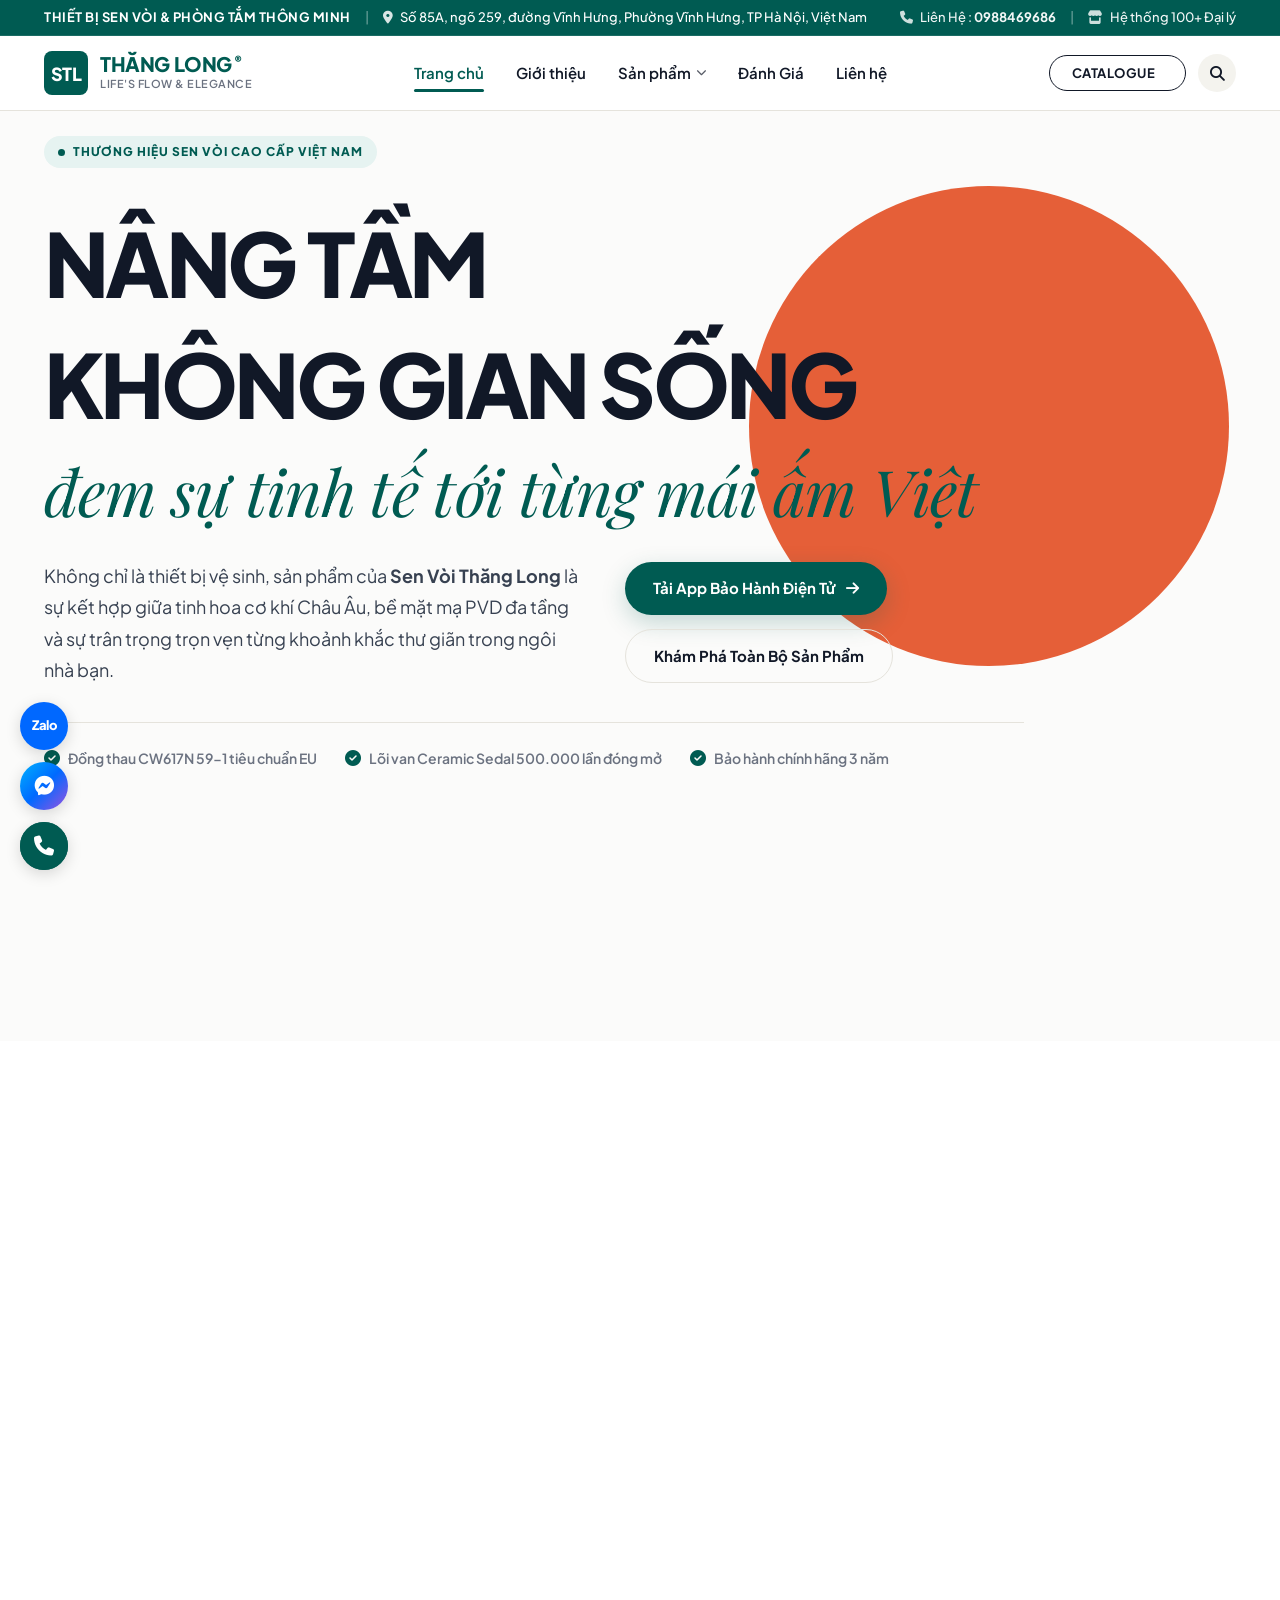
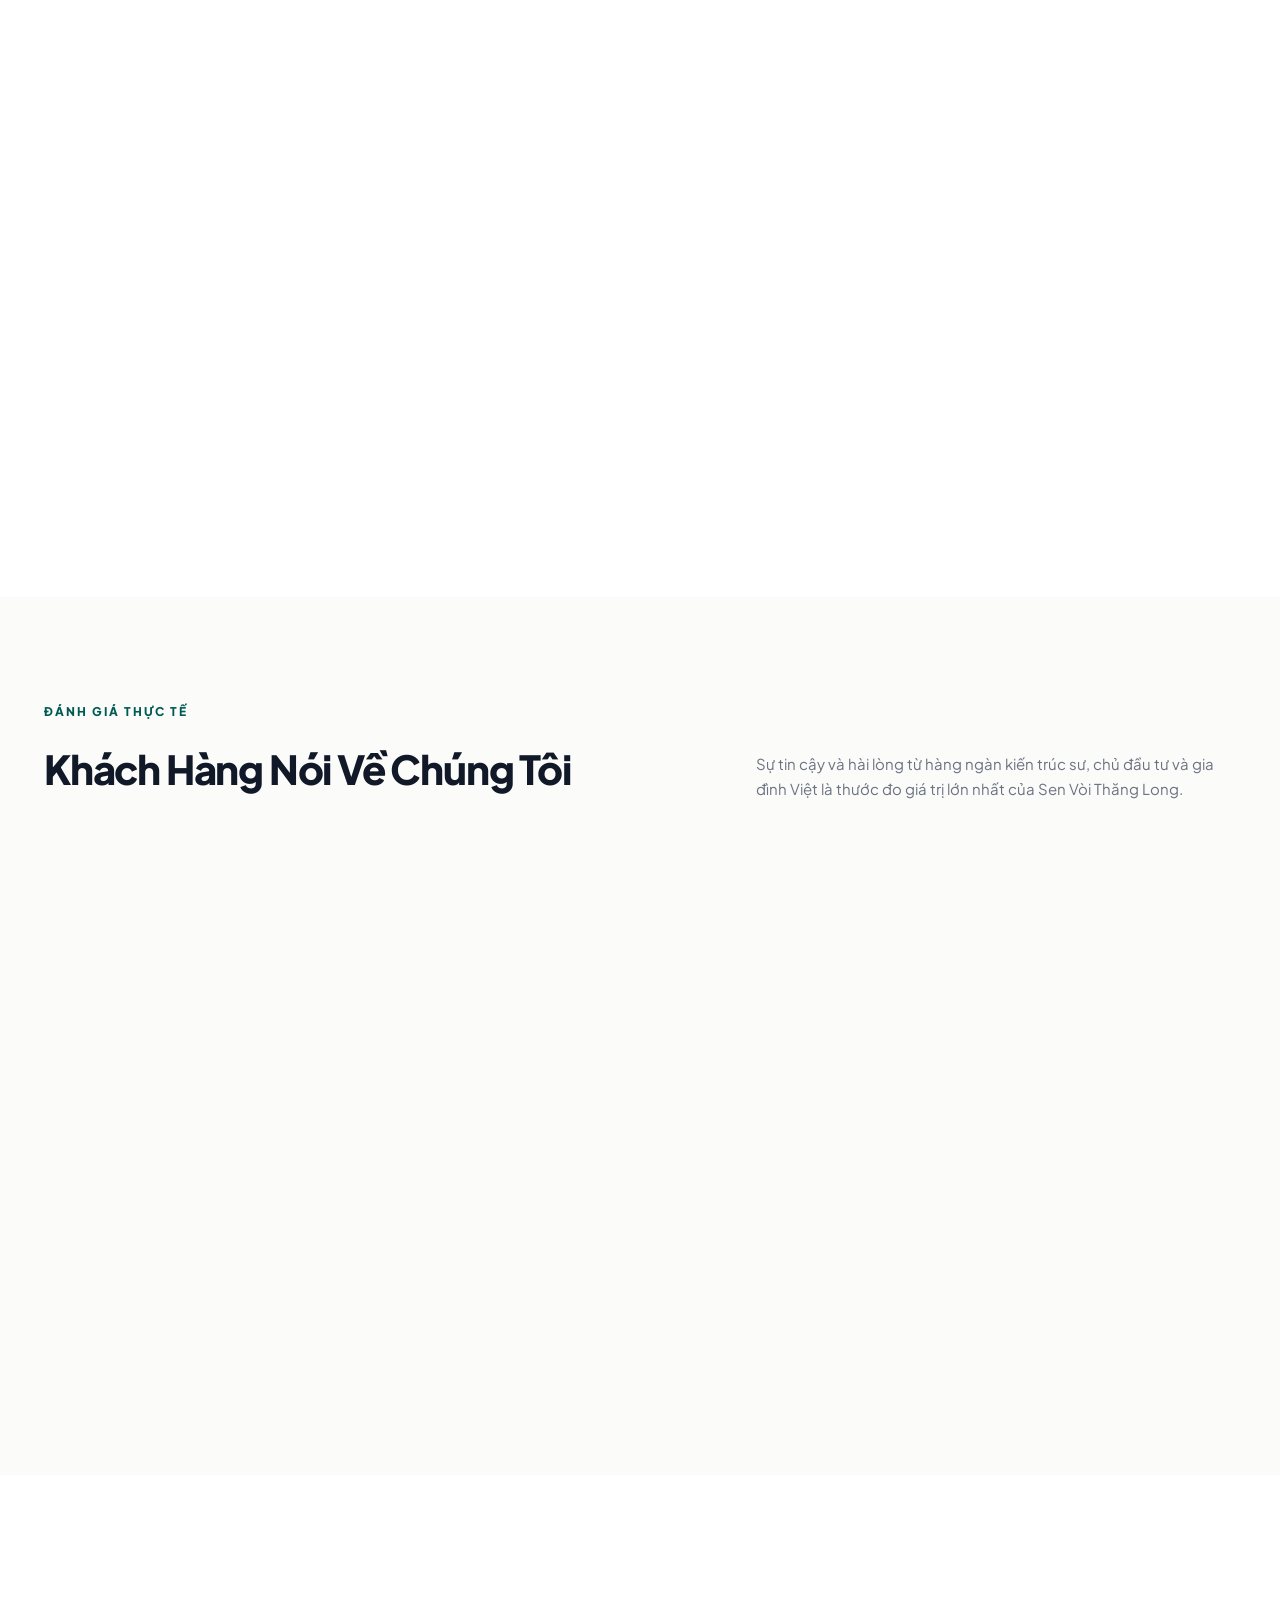
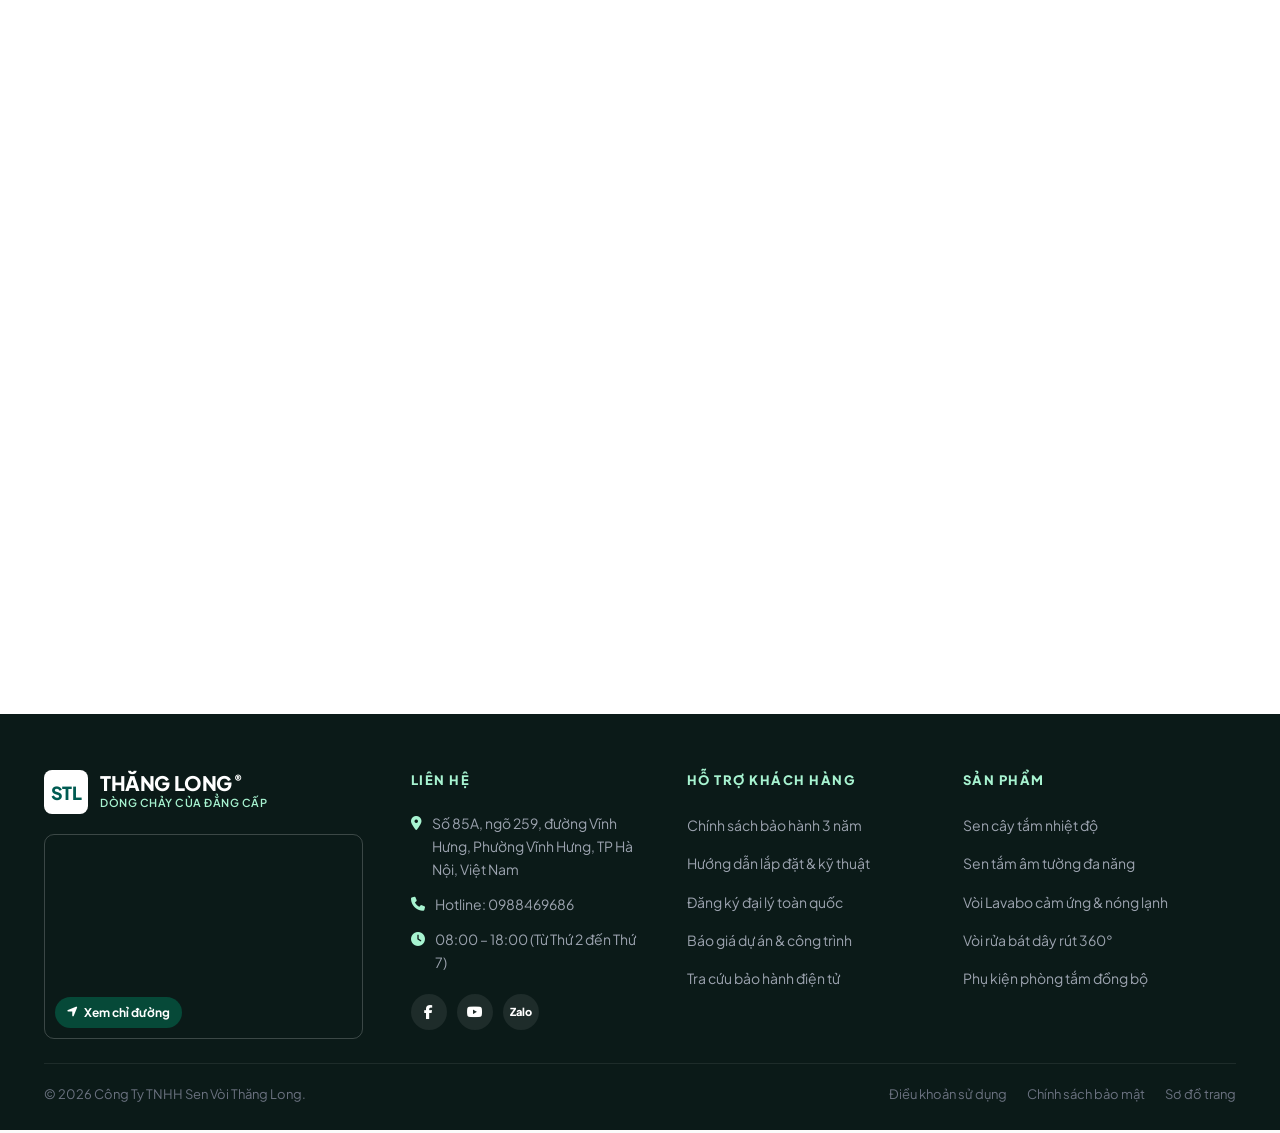
<file: index.html>
<!DOCTYPE html>
<html lang="vi">
<head>
  <meta charset="UTF-8" />
  <meta name="viewport" content="width=device-width, initial-scale=1.0" />
  <meta name="description" content="Sen Vòi Thăng Long – Thiết bị sen vòi và phòng tắm cao cấp. Nghệ thuật dòng chảy chuẩn mực Châu Âu, bảo hành 3 năm." />
  <meta name="keywords" content="sen vòi thăng long, sen cây nhiệt độ, sen tắm âm tường, vòi lavabo cao cấp, thiết bị vệ sinh thăng long" />
  <meta name="author" content="Sen Vòi Thăng Long" />

  <meta property="og:title" content="Sen Vòi Thăng Long – Tinh Tế Phòng Tắm Việt" />
  <meta property="og:description" content="Thương hiệu sen vòi cao cấp chuẩn Châu Âu với 10 năm kinh nghiệm, hiện diện tại hơn 50.000 công trình." />
  <meta property="og:type" content="website" />

  <title>Sen Vòi Thăng Long</title>

  <link rel="preconnect" href="https://fonts.googleapis.com" />
  <link rel="preconnect" href="https://fonts.gstatic.com" crossorigin />
  <link href="https://fonts.googleapis.com/css2?family=Playfair+Display:ital,wght@0,600;0,700;1,400;1,600&family=Plus+Jakarta+Sans:wght@300;400;500;600;700;800;900&display=swap" rel="stylesheet" />

  <link rel="stylesheet" href="https://cdnjs.cloudflare.com/ajax/libs/font-awesome/6.5.1/css/all.min.css" />
  <link rel="stylesheet" href="style.css?v=7" />
</head>
<body>

  <div class="topbar">
    <div class="container topbar__inner">
      <div class="topbar__left">
        <span class="topbar__highlight">THIẾT BỊ SEN VÒI & PHÒNG TẮM THÔNG MINH</span>
        <span class="topbar__divider">|</span>
        <span class="topbar__item"><i class="fa-solid fa-location-dot"></i> Số 85A, ngõ 259, đường Vĩnh Hưng, Phường Vĩnh Hưng, TP Hà Nội, Việt Nam</span>
      </div>
      <div class="topbar__right">
        <a href="tel:0988469686" class="topbar__link"><i class="fa-solid fa-phone"></i> Liên Hệ : <strong>0988469686</strong></a>
        <span class="topbar__divider">|</span>
        <a href="#showroom" class="topbar__link"><i class="fa-solid fa-store"></i> Hệ thống 100+ Đại lý</a>
      </div>
    </div>
  </div>

  <header class="header" id="daudotrang">
    <div class="container header__inner">
      <a href="#khungchinh" class="brand-logo" aria-label="Sen Vòi Thăng Long">
        <div class="brand-logo__symbol">
          <span>STL</span>
        </div>
        <div class="brand-logo__text">
          <span class="brand-logo__name">THĂNG LONG<span class="registered">®</span></span>
          <span class="brand-logo__tagline">Life's flow & elegance</span>
        </div>
      </a>

      <nav class="main-nav" aria-label="Menu chính">
        <ul class="main-nav__list">
          <li><a href="#khungchinh" class="nav-item is-active">Trang chủ</a></li>
          <li><a href="#gioithieu" class="nav-item">Giới thiệu</a></li>
          <li><a href="sanpham.html" class="nav-item">Sản phẩm <i class="fa-solid fa-chevron-down nav-item__arrow"></i></a></li>
          <li><a href="#danhgia" class="nav-item">Đánh Giá</a></li>
          <li><a href="#lienhe" class="nav-item">Liên hệ</a></li>
        </ul>
      </nav>

      <div class="header-actions">
        <button class="pill-btn pill-btn--dark" id="nuttai">
          <span>CATALOGUE</span>
          <i class="fa-solid fa-arrow-down-to-line"></i>
        </button>
        <button class="icon-circle-btn" id="nuttimkiem" aria-label="Tìm kiếm">
          <i class="fa-solid fa-magnifying-glass"></i>
        </button>
        <button class="hamburger-btn" id="nutmenu" aria-label="Menu di động">
          <span></span><span></span><span></span>
        </button>
      </div>
    </div>

    <div class="mobile-drawer" id="ngankeo">
      <ul class="mobile-drawer__list">
        <li><a href="#khungchinh" class="mobile-drawer__link">Trang chủ</a></li>
        <li><a href="#gioithieu" class="mobile-drawer__link">Giới thiệu</a></li>
        <li><a href="sanpham.html" class="mobile-drawer__link">Sản phẩm </a></li>
        <li><a href="#danhgia" class="mobile-drawer__link">Đánh Giá</a></li>
        <li><a href="#lienhe" class="mobile-drawer__link">Liên hệ tư vấn</a></li>
        <li class="mobile-drawer__action">
          <button class="pill-btn pill-btn--teal pill-btn--full" id="nuttaididong">
            <span>TẢI CATALOGUE 2026 (PDF)</span>
          </button>
        </li>
      </ul>
    </div>
  </header>

  <div class="floating-contact" aria-label="Liên hệ nhanh">
    <a href="https://zalo.me" target="_blank" class="float-btn float-btn--zalo" title="Chat qua Zalo">
      <span class="zalo-text">Zalo</span>
    </a>
    <a href="https://m.me" target="_blank" class="float-btn float-btn--messenger" title="Nhắn tin Messenger">
      <i class="fa-brands fa-facebook-messenger"></i>
    </a>
    <a href="tel:0988469686" class="float-btn float-btn--phone" title="Gọi Hotline 0988469686">
      <i class="fa-solid fa-phone"></i>
      <span class="phone-pulse"></span>
    </a>
  </div>

  <main>
    <section class="hero-section" id="khungchinh">
      <div class="container hero-section__inner">
        <div class="hero-art-circle" aria-hidden="true"></div>

        <div class="hero-layout hero-layout--full">
          <div class="hero-typography">
            <div class="hero-label-chip">
              <span class="chip-dot"></span>
              THƯƠNG HIỆU SEN VÒI CAO CẤP VIỆT NAM 
            </div>

            <h1 class="hero-title">
              <span class="hero-title__block">NÂNG TẦM</span>
              <span class="hero-title__block">KHÔNG GIAN SỐNG</span>
              <span class="hero-title__script">đem sự tinh tế tới từng mái ấm Việt</span>
            </h1>

            <div class="hero-bottom-row">
              <p class="hero-description">
                Không chỉ là thiết bị vệ sinh, sản phẩm của <strong>Sen Vòi Thăng Long</strong> là sự kết hợp giữa tinh hoa cơ khí Châu Âu, bề mặt mạ PVD đa tầng và sự trân trọng trọn vẹn từng khoảnh khắc thư giãn trong ngôi nhà bạn.
              </p>

              <div class="hero-cta-group">
                <a href="#lienhe" class="btn-editorial btn-editorial--teal">
                  <span>Tải App Bảo Hành Điện Tử</span>
                  <i class="fa-solid fa-arrow-right"></i>
                </a>
                <a href="sanpham.html" class="btn-editorial btn-editorial--outline">
                  <span>Khám Phá Toàn Bộ Sản Phẩm</span>
                </a>
              </div>
            </div>

            <div class="hero-features-strip">
              <div class="strip-item">
                <i class="fa-solid fa-circle-check"></i>
                <span>Đồng thau CW617N 59-1 tiêu chuẩn EU</span>
              </div>
              <div class="strip-item">
                <i class="fa-solid fa-circle-check"></i>
                <span>Lõi van Ceramic Sedal 500.000 lần đóng mở</span>
              </div>
              <div class="strip-item">
                <i class="fa-solid fa-circle-check"></i>
                <span>Bảo hành chính hãng 3 năm</span>
              </div>
            </div>
          </div>
        </div>
      </div>

      <div class="stats-overlap reveal">
        <div class="container">
          <div class="stats-card-deck">
            <div class="stats-box">
              <div class="stats-box__icon">
                <i class="fa-solid fa-user-group"></i>
              </div>
              <div class="stats-box__content">
                <div class="stats-box__num"><span class="counter" data-target="1000000">0</span>+</div>
                <div class="stats-box__label">Khách hàng tin dùng</div>
              </div>
            </div>

            <div class="stats-box">
              <div class="stats-box__icon">
                <i class="fa-solid fa-award"></i>
              </div>
              <div class="stats-box__content">
                <div class="stats-box__num"><span class="counter" data-target="100">0</span>+</div>
                <div class="stats-box__label">Mẫu sản phẩm chính hãng</div>
              </div>
            </div>

            <div class="stats-box">
              <div class="stats-box__icon">
                <i class="fa-solid fa-store"></i>
              </div>
              <div class="stats-box__content">
                <div class="stats-box__num"><span class="counter" data-target="100">0</span>+</div>
                <div class="stats-box__label">Hệ thống đại lý toàn quốc</div>
              </div>
            </div>

            <div class="stats-box">
              <div class="stats-box__icon">
                <i class="fa-solid fa-shield-halved"></i>
              </div>
              <div class="stats-box__content">
                <div class="stats-box__num"><span class="counter" data-target="3">0</span> Năm</div>
                <div class="stats-box__label">Bảo hành tận nhà</div>
              </div>
            </div>
          </div>
        </div>
      </div>
    </section>

    <section class="section-about" id="gioithieu">
      <div class="container">
        <div class="about-grid reveal">
          <div class="about-lead">
            <span class="sub-kicker">CÂU CHUYỆN THƯƠNG HIỆU</span>
            <h2 class="about-heading">
              <span class="about-heading__lead-line">Chúng tôi không chỉ làm sen vòi.</span>
              <span class="about-heading__serif">Chúng tôi kiến tạo nguồn cung, kết nối giá trị và đồng hành cùng đối tác trên mọi chặng đường phát triển.</span>
              <span class="about-heading__khauhieu">
                <span class="khauhieu-doan">“NGUỒN HÀNG VỮNG CHẮC –</span>
                <span class="khauhieu-doan">KẾT NỐI BỀN LÂU –</span>
                <span class="khauhieu-doan">CÙNG NHAU PHÁT TRIỂN.”</span>
              </span>
            </h2>
          </div>
          <div class="about-text">
            <p class="about-para"> 
			  <strong>Sen Vòi Thăng Long</strong> là đầu mối phân phối các sản phẩm sen vòi và thiết bị phòng tắm, đóng vai trò cầu nối giữa nguồn cung sản phẩm với hệ thống cửa hàng bán lẻ, đại lý và các đối tác phân phối trên thị trường.
            </p>
            <p class="about-para">
               Với định hướng xây dựng <strong>hệ thống cung ứng chuyên nghiệp</strong>, chúng tôi chú trọng <strong>chất lượng sản phẩm</strong>, sự <strong>đa dạng trong danh mục hàng hóa</strong> và <strong>khả năng đáp ứng</strong> nhu cầu nhập hàng của đối tác. Từ khâu tiếp nhận nguồn hàng, quản lý kho đến điều phối và phân phối, mỗi hoạt động đều hướng đến sự thuận tiện, ổn định và hiệu quả.
            </p>
			<p class="about-para">
			Không đơn thuần là nơi tập kết hàng hóa, <strong>Sen Vòi Thăng Long</strong> mong muốn trở thành điểm tựa cung ứng đáng tin cậy, giúp các cửa hàng và đại lý an tâm kinh doanh, mở rộng thị trường và phát triển bền vững.
            </p>
			<div class="about-metrics">
              <div class="metric-item">
                <span class="metric-val">100%</span>
                <span class="metric-desc">Đồng thau đúc không pha chì độc hại</span>
              </div>
              <div class="metric-item">
                <span class="metric-val">5 Lớp</span>
                <span class="metric-desc">Công nghệ mạ điện phân chân không PVD</span>
              </div>
            </div>
          </div>
        </div>
      </div>
    </section>

    <section class="section-trust" id="chungnhan">
      <div class="container">
        <div class="trust-marquee-wrapper reveal">
          <div class="trust-marquee-header">
            <span class="sub-kicker">TIÊU CHUẨN & CHỨNG NHẬN</span>
            <h3 class="trust-marquee-title">Cam Kết Chất Lượng Đạt Chuẩn Quốc Gia & Quốc Tế</h3>
          </div>
          <div class="marquee-track-container">
            <div class="marquee-track">
              <div class="cert-item">
                <div class="cert-card">
                  <div class="cert-badge-hvnclc">
                    <span class="cert-hvnclc-title">HỘI DOANH NGHIỆP</span>
                    <div class="cert-hvnclc-box">
                      <span class="cert-star"><i class="fa-solid fa-star"></i></span>
                      <span class="cert-check"><i class="fa-solid fa-check"></i></span>
                    </div>
                    <span class="cert-hvnclc-bold">HÀNG VIỆT NAM</span>
                    <span class="cert-hvnclc-red">CHẤT LƯỢNG CAO</span>
                  </div>
                </div>
              </div>

              <div class="cert-item">
                <div class="cert-card">
                  <div class="cert-iso cert-iso--env">
                    <div class="iso-icon"><i class="fa-solid fa-leaf"></i></div>
                    <div class="iso-title">ISO 14001:2015</div>
                    <div class="iso-sub">QUẢN LÝ MÔI TRƯỜNG</div>
                  </div>
                </div>
              </div>

              <div class="cert-item">
                <div class="cert-card">
                  <div class="cert-iso cert-iso--quality">
                    <div class="iso-icon"><i class="fa-solid fa-globe"></i></div>
                    <div class="iso-title">ISO 9001:2015</div>
                    <div class="iso-sub">QUẢN LÝ CHẤT LƯỢNG</div>
                  </div>
                </div>
              </div>

              <div class="cert-item">
                <div class="cert-card">
                  <div class="cert-vnvalue">
                    <div class="vnvalue-symbol">
                      <i class="fa-solid fa-plus"></i>
                    </div>
                    <div class="vnvalue-title">Vietnam Value</div>
                    <div class="vnvalue-sub">THƯƠNG HIỆU QUỐC GIA</div>
                  </div>
                </div>
              </div>

              <div class="cert-item">
                <div class="cert-card">
                  <div class="cert-vnr">
                    <div class="vnr-wreath"><i class="fa-solid fa-award"></i></div>
                    <div class="vnr-title">VNR 500</div>
                    <div class="vnr-sub">TOP DOANH NGHIỆP LỚN</div>
                  </div>
                </div>
              </div>

              <div class="cert-item">
                <div class="cert-card">
                  <div class="cert-tcvn">
                    <div class="tcvn-title">TCVN</div>
                    <div class="tcvn-sub">TIÊU CHUẨN QUỐC GIA</div>
                    <div class="tcvn-sub2">DIN EN 817</div>
                  </div>
                </div>
              </div>

              <div class="cert-item" aria-hidden="true">
                <div class="cert-card">
                  <div class="cert-badge-hvnclc">
                    <span class="cert-hvnclc-title">HỘI DOANH NGHIỆP</span>
                    <div class="cert-hvnclc-box">
                      <span class="cert-star"><i class="fa-solid fa-star"></i></span>
                      <span class="cert-check"><i class="fa-solid fa-check"></i></span>
                    </div>
                    <span class="cert-hvnclc-bold">HÀNG VIỆT NAM</span>
                    <span class="cert-hvnclc-red">CHẤT LƯỢNG CAO</span>
                  </div>
                </div>
              </div>

              <div class="cert-item" aria-hidden="true">
                <div class="cert-card">
                  <div class="cert-iso cert-iso--env">
                    <div class="iso-icon"><i class="fa-solid fa-leaf"></i></div>
                    <div class="iso-title">ISO 14001:2015</div>
                    <div class="iso-sub">QUẢN LÝ MÔI TRƯỜNG</div>
                  </div>
                </div>
              </div>

              <div class="cert-item" aria-hidden="true">
                <div class="cert-card">
                  <div class="cert-iso cert-iso--quality">
                    <div class="iso-icon"><i class="fa-solid fa-globe"></i></div>
                    <div class="iso-title">ISO 9001:2015</div>
                    <div class="iso-sub">QUẢN LÝ CHẤT LƯỢNG</div>
                  </div>
                </div>
              </div>

              <div class="cert-item" aria-hidden="true">
                <div class="cert-card">
                  <div class="cert-vnvalue">
                    <div class="vnvalue-symbol">
                      <i class="fa-solid fa-plus"></i>
                    </div>
                    <div class="vnvalue-title">Vietnam Value</div>
                    <div class="vnvalue-sub">THƯƠNG HIỆU QUỐC GIA</div>
                  </div>
                </div>
              </div>

              <div class="cert-item" aria-hidden="true">
                <div class="cert-card">
                  <div class="cert-vnr">
                    <div class="vnr-wreath"><i class="fa-solid fa-award"></i></div>
                    <div class="vnr-title">VNR 500</div>
                    <div class="vnr-sub">TOP DOANH NGHIỆP LỚN</div>
                  </div>
                </div>
              </div>

              <div class="cert-item" aria-hidden="true">
                <div class="cert-card">
                  <div class="cert-tcvn">
                    <div class="tcvn-title">TCVN</div>
                    <div class="tcvn-sub">TIÊU CHUẨN QUỐC GIA</div>
                    <div class="tcvn-sub2">DIN EN 817</div>
                  </div>
                </div>
              </div>
            </div>
          </div>
        </div>
      </div>
    </section>

    <section class="section-testimonials" id="danhgia">
      <div class="container">
        <div class="section-header-flex">
          <div>
            <span class="sub-kicker">ĐÁNH GIÁ THỰC TẾ</span>
            <h2 class="section-main-title">Khách Hàng Nói Về Chúng Tôi</h2>
          </div>
          <p class="testimonials-lead">
            Sự tin cậy và hài lòng từ hàng ngàn kiến trúc sư, chủ đầu tư và gia đình Việt là thước đo giá trị lớn nhất của Sen Vòi Thăng Long.
          </p>
        </div>

        <div class="testimonial-slider-wrap reveal">
          <div class="testimonial-stage" id="khungdanhgia">
            <div class="testimonial-card is-active" data-index="0">
              <div class="testimonial-card__left">
                <div class="reviewer-avatar-wrap">
                  <div class="reviewer-photo photo-1">
                    <i class="fa-solid fa-user-tie reviewer-avatar-icon"></i>
                  </div>
                  <div class="reviewer-badge-verified">
                    <i class="fa-solid fa-circle-check"></i> Đã hoàn thiện công trình
                  </div>
                </div>
              </div>
              <div class="testimonial-card__right">
                <div class="quote-mark"><i class="fa-solid fa-quote-left"></i></div>
                <div class="star-rating">
                  <i class="fa-solid fa-star"></i>
                  <i class="fa-solid fa-star"></i>
                  <i class="fa-solid fa-star"></i>
                  <i class="fa-solid fa-star"></i>
                  <i class="fa-solid fa-star"></i>
                </div>
                <blockquote class="testimonial-quote">
                  "Với cương vị là kiến trúc sư chủ trì nhiều dự án biệt thự tại Hà Nội, tôi rất kỹ tính trong việc lựa chọn thiết bị sen vòi. Sen Vòi Thăng Long thực sự làm tôi ấn tượng bởi lõi van Sedal vận hành cực êm, áp lực tia nước của công nghệ Air-In tắm rất sảng khoái và lớp mạ PVD bóng mịn chuẩn mực Châu Âu. Sau 3 năm bàn giao, khách hàng của tôi đều phản hồi rất hài lòng."
                </blockquote>
                <div class="reviewer-meta">
                  <h4 class="reviewer-name">KTS. Trần Quang Hưng</h4>
                  <p class="reviewer-title">Chủ trì thiết kế – Văn phòng Kiến trúc TQH & Cộng sự</p>
                  <p class="reviewer-project"><i class="fa-solid fa-location-dot"></i> Dự án Biệt thự Ciputra & Starlake Tây Hồ Tây</p>
                </div>
              </div>
            </div>

            <div class="testimonial-card" data-index="1">
              <div class="testimonial-card__left">
                <div class="reviewer-avatar-wrap">
                  <div class="reviewer-photo photo-2">
                    <i class="fa-solid fa-user-nurse reviewer-avatar-icon"></i>
                  </div>
                  <div class="reviewer-badge-verified">
                    <i class="fa-solid fa-circle-check"></i> Khách hàng gia đình
                  </div>
                </div>
              </div>
              <div class="testimonial-card__right">
                <div class="quote-mark"><i class="fa-solid fa-quote-left"></i></div>
                <div class="star-rating">
                  <i class="fa-solid fa-star"></i>
                  <i class="fa-solid fa-star"></i>
                  <i class="fa-solid fa-star"></i>
                  <i class="fa-solid fa-star"></i>
                  <i class="fa-solid fa-star"></i>
                </div>
                <blockquote class="testimonial-quote">
                  "Gia đình tôi có trẻ nhỏ nên tiêu chí hàng đầu khi chọn sen cây là phải an toàn, chống bỏng. Mẫu sen cây nhiệt độ 38°C của Thăng Long khóa nhiệt độ rất chuẩn, các bé tự tắm tôi hoàn toàn yên tâm. Đội ngũ kỹ thuật hỗ trợ lắp đặt rất nhiệt tình, cẩn thận từng chi tiết nối ống."
                </blockquote>
                <div class="reviewer-meta">
                  <h4 class="reviewer-name">Chị Nguyễn Mai Lan</h4>
                  <p class="reviewer-title">Chủ căn hộ Penthouse The Zei</p>
                  <p class="reviewer-project"><i class="fa-solid fa-location-dot"></i> Căn hộ cao cấp The Zei, Mỹ Đình, Hà Nội</p>
                </div>
              </div>
            </div>

            <div class="testimonial-card" data-index="2">
              <div class="testimonial-card__left">
                <div class="reviewer-avatar-wrap">
                  <div class="reviewer-photo photo-3">
                    <i class="fa-solid fa-hotel reviewer-avatar-icon"></i>
                  </div>
                  <div class="reviewer-badge-verified">
                    <i class="fa-solid fa-circle-check"></i> Đối tác dự án khách sạn
                  </div>
                </div>
              </div>
              <div class="testimonial-card__right">
                <div class="quote-mark"><i class="fa-solid fa-quote-left"></i></div>
                <div class="star-rating">
                  <i class="fa-solid fa-star"></i>
                  <i class="fa-solid fa-star"></i>
                  <i class="fa-solid fa-star"></i>
                  <i class="fa-solid fa-star"></i>
                  <i class="fa-solid fa-star"></i>
                </div>
                <blockquote class="testimonial-quote">
                  "Chuỗi khách sạn nghỉ dưỡng của chúng tôi đòi hỏi thiết bị phòng tắm phải chịu được tần suất sử dụng liên tục và nguồn nước áp lực mạnh. Thăng Long đã cung cấp toàn bộ hệ thống sen âm tường và vòi lavabo cho 120 phòng, chất lượng rất ổn định, chính sách bảo hành 10 năm giúp chúng tôi hoàn toàn yên tâm trong khâu vận hành."
                </blockquote>
                <div class="reviewer-meta">
                  <h4 class="reviewer-name">Ông Lê Hoàng Quân</h4>
                  <p class="reviewer-title">Giám đốc Quản lý Vận hành</p>
                  <p class="reviewer-project"><i class="fa-solid fa-location-dot"></i> Khách sạn Sapa Jade Hill Resort & Spa</p>
                </div>
              </div>
            </div>
          </div>

          <div class="testimonial-controls">
            <button class="t-btn t-btn--prev" id="nuttruoc" aria-label="Đánh giá trước">
              <i class="fa-solid fa-chevron-left"></i>
            </button>
            <div class="testimonial-dots" id="chamdanhgia">
              <span class="t-dot is-active" data-index="0"></span>
              <span class="t-dot" data-index="1"></span>
              <span class="t-dot" data-index="2"></span>
            </div>
            <button class="t-btn t-btn--next" id="nutsau" aria-label="Đánh giá tiếp theo">
              <i class="fa-solid fa-chevron-right"></i>
            </button>
          </div>
        </div>
      </div>
    </section>

    <section class="section-contact" id="lienhe">
      <div class="container">
        <div class="contact-box-wrapper reveal">
          <div class="contact-info-panel">
            <span class="sub-kicker sub-kicker--teal">ĐỒNG HÀNH CÙNG BẠN</span>
            <h2 class="contact-heading">Hãy Trải Nghiệm Thực Tế</h2>
            <p class="contact-para">
              Chúng tôi kính mời quý khách hàng, các kiến trúc sư, chủ đầu tư và đại lý đến tham quan xưởng để trực tiếp cảm nhận áp lực nước, chất lượng lớp mạ và nhận chính sách chiết khấu tốt nhất.
            </p>

            <div class="contact-details-list">
              <div class="c-item">
                <div class="c-item__icon"><i class="fa-solid fa-location-dot"></i></div>
                <div>
                  <div class="c-item__title">Địa Chỉ Trụ Sở :</div>
                  <div class="c-item__val">Số 85A, ngõ 259, đường Vĩnh Hưng, Phường Vĩnh Hưng, TP Hà Nội, Việt Nam</div>
                </div>
              </div>

              <div class="c-item">
                <div class="c-item__icon"><i class="fa-solid fa-phone"></i></div>
                <div>
                  <div class="c-item__title">Hotline Tư Vấn Trực Tiếp:</div>
                  <div class="c-item__val"><strong>0988469686</strong></div>
                </div>
              </div>

              <div class="c-item">
                <div class="c-item__icon"><i class="fa-solid fa-envelope"></i></div>
                <div>
                  <div class="c-item__title">Email liên hệ :</div>
                  <div class="c-item__val">duan@senvoi-thanglong.vn</div>
                </div>
              </div>
            </div>
          </div>

          <div class="contact-form-panel">
            <form class="lead-form" id="bieumautuvan">
              <h3 class="form-title">Đăng Ký Tư Vấn / Báo Giá Dự Án</h3>
              <p class="form-subtitle">Chuyên viên kỹ thuật sẽ liên hệ gửi bản vẽ và bảng giá trong vòng 15 phút.</p>

              <div class="form-field-group">
                <label for="oten">Họ và tên của bạn *</label>
                <input type="text" id="oten" required placeholder="Ví dụ: KTS. Trần Quang Hưng" class="form-control" />
              </div>

              <div class="form-grid-2">
                <div class="form-field-group">
                  <label for="osodienthoai">Số điện thoại *</label>
                  <input type="tel" id="osodienthoai" required placeholder="0912 xxx xxx" class="form-control" />
                </div>
                <div class="form-field-group">
                  <label for="oemail">Email</label>
                  <input type="email" id="oemail" placeholder="email@gmail.com" class="form-control" />
                </div>
              </div>

              <div class="form-field-group">
                <label for="onhucau">Nhu cầu của bạn</label>
                <select id="onhucau" class="form-control form-select">
                  <option value="sen-cay">Tư vấn Sen cây nhiệt độ cao cấp</option>
                  <option value="am-tuong">Thiết kế & Lắp đặt sen tắm âm tường</option>
                  <option value="dai-ly">Đăng ký làm Đại lý phân phối chính hãng</option>
                  <option value="cong-trinh">Báo giá gói thầu Thiết bị vệ sinh công trình</option>
                </select>
              </div>

              <div class="form-field-group">
                <label for="oghichu">Ghi chú yêu cầu cụ thể</label>
                <textarea id="oghichu" rows="3" placeholder="Số lượng phòng tắm, bản vẽ mặt bằng nếu có..." class="form-control"></textarea>
              </div>

              <button type="submit" class="pill-btn pill-btn--teal pill-btn--full">
                <span>GỬI YÊU CẦU NGAY</span>
                <i class="fa-solid fa-paper-plane"></i>
              </button>
            </form>
          </div>
        </div>
      </div>
    </section>
  </main>

  <footer class="footer">
    <div class="container footer__inner">
      <div class="footer-top-row">
        <div class="footer-col footer-col--brand">
          <div class="brand-logo">
            <div class="brand-logo__symbol brand-logo__symbol--white">
              <span>STL</span>
            </div>
            <div class="brand-logo__text">
              <span class="brand-logo__name text-white">THĂNG LONG<span class="registered">®</span></span>
              <span class="brand-logo__tagline text-sage">Dòng Chảy Của Đẳng Cấp</span>
            </div>
          </div>
          <a class="khungbando" href="https://www.google.com/maps/search/?api=1&query=85A+ng%C3%B5+259+%C4%91%C6%B0%E1%BB%9Dng+V%C4%A9nh+H%C6%B0ng+H%C3%A0+N%E1%BB%99i" target="_blank" rel="noopener" aria-label="Xem chỉ đường trên Google Maps">
            <iframe class="bando" src="https://maps.google.com/maps?q=85A+ng%C3%B5+259+%C4%91%C6%B0%E1%BB%9Dng+V%C4%A9nh+H%C6%B0ng+H%C3%A0+N%E1%BB%99i&t=&z=16&ie=UTF8&iwloc=&output=embed" loading="lazy" referrerpolicy="no-referrer-when-downgrade" tabindex="-1" title="Bản đồ Thăng Long"></iframe>
            <span class="nhanbando"><i class="fa-solid fa-location-arrow"></i> Xem chỉ đường</span>
          </a>
        </div>

        <div class="footer-col">
          <h4 class="footer-heading">LIÊN HỆ</h4>
          <p class="footer-contact-p"><i class="fa-solid fa-location-dot"></i> Số 85A, ngõ 259, đường Vĩnh Hưng, Phường Vĩnh Hưng, TP Hà Nội, Việt Nam</p>
          <p class="footer-contact-p"><i class="fa-solid fa-phone"></i> Hotline: 0988469686</p>
          <p class="footer-contact-p"><i class="fa-solid fa-clock"></i> 08:00 – 18:00 (Từ Thứ 2 đến Thứ 7)</p>
          <div class="footer-social-links">
            <a href="https://facebook.com" target="_blank" aria-label="Facebook"><i class="fa-brands fa-facebook-f"></i></a>
            <a href="https://youtube.com" target="_blank" aria-label="Youtube"><i class="fa-brands fa-youtube"></i></a>
            <a href="https://zalo.me" target="_blank" aria-label="Zalo"><span class="zalo-tag">Zalo</span></a>
          </div>
        </div>

        <div class="footer-col">
          <h4 class="footer-heading">HỖ TRỢ KHÁCH HÀNG</h4>
          <ul class="footer-links">
            <li><a href="#gioithieu">Chính sách bảo hành 3 năm</a></li>
            <li><a href="#gioithieu">Hướng dẫn lắp đặt & kỹ thuật</a></li>
            <li><a href="#lienhe">Đăng ký đại lý toàn quốc</a></li>
            <li><a href="#lienhe">Báo giá dự án & công trình</a></li>
            <li><a href="#lienhe">Tra cứu bảo hành điện tử</a></li>
          </ul>
        </div>

        <div class="footer-col">
          <h4 class="footer-heading">SẢN PHẨM</h4>
          <ul class="footer-links">
            <li><a href="sanpham.html">Sen cây tắm nhiệt độ</a></li>
            <li><a href="sanpham.html">Sen tắm âm tường đa năng</a></li>
            <li><a href="sanpham.html">Vòi Lavabo cảm ứng & nóng lạnh</a></li>
            <li><a href="sanpham.html">Vòi rửa bát dây rút 360°</a></li>
            <li><a href="sanpham.html">Phụ kiện phòng tắm đồng bộ</a></li>
          </ul>
        </div>
      </div>

      <div class="footer-bottom-bar">
        <div class="copyright">© 2026 Công Ty TNHH Sen Vòi Thăng Long.</div>
        <div class="footer-meta-links">
          <a href="#">Điều khoản sử dụng</a>
          <a href="#">Chính sách bảo mật</a>
          <a href="#">Sơ đồ trang</a>
        </div>
      </div>
    </div>
  </footer>

  <div class="modal-overlay" id="hopthoaitai" aria-hidden="true">
    <div class="modal-dialog">
      <button class="modal-close" id="nutdonghopthoai" aria-label="Đóng popup">&times;</button>
      <div class="modal-body">
        <span class="sub-kicker sub-kicker--teal">ẤN PHẨM KỸ THUẬT 2026</span>
        <h3 class="modal-title">Catalogue Sen Vòi Thăng Long</h3>
        <p class="modal-desc">
          Bộ tài liệu bao gồm chi tiết thông số kích thước, bản vẽ CAD và catalogue hình ảnh thực tế của hơn 400 sản phẩm mới nhất.
        </p>
        <div class="modal-spec-card">
          <div class="spec-row">
            <span><i class="fa-solid fa-file-pdf" style="color: #e4572e;"></i> Định dạng:</span>
            <strong>PDF Vector độ nét cao (In ấn)</strong>
          </div>
          <div class="spec-row">
            <span><i class="fa-solid fa-hard-drive" style="color: #005b52;"></i> Dung lượng:</span>
            <strong>28.4 MB (Bản phát hành chính thức)</strong>
          </div>
        </div>
        <form id="bieumautai" class="modal-download-form">
          <input type="text" id="otentai" placeholder="Tên của bạn hoặc đơn vị KTS" required class="form-control" />
          <input type="tel" id="osodienthoaitai" placeholder="Số điện thoại nhận link tải qua Zalo" required class="form-control" />
          <button type="submit" class="pill-btn pill-btn--teal pill-btn--full">
            <i class="fa-solid fa-download"></i> TẢI XUỐNG BẢN PDF NGAY
          </button>
        </form>
      </div>
    </div>
  </div>

  <button class="back-to-top" id="nutvedau" aria-label="Cuộn lên đầu trang">
    <i class="fa-solid fa-arrow-up"></i>
  </button>

  <script src="script.js"></script>
</body>
</html>
</file>
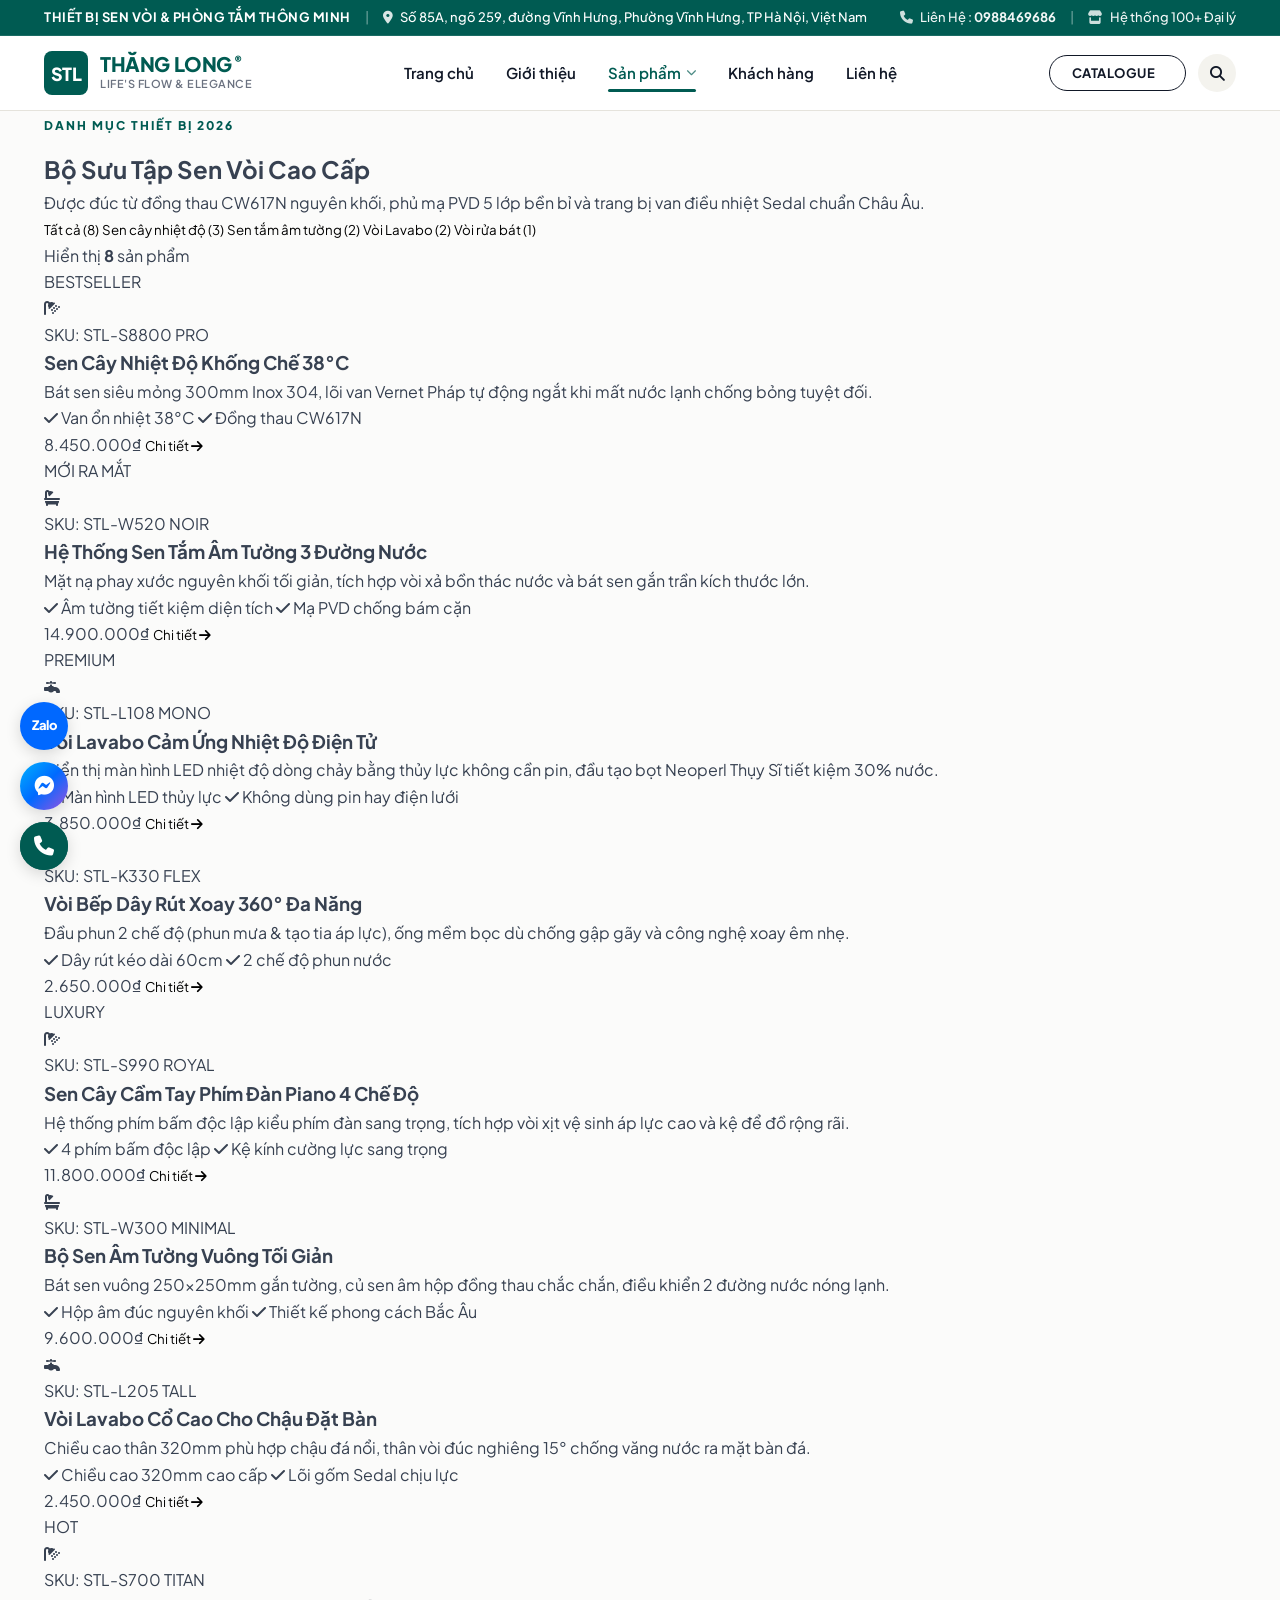
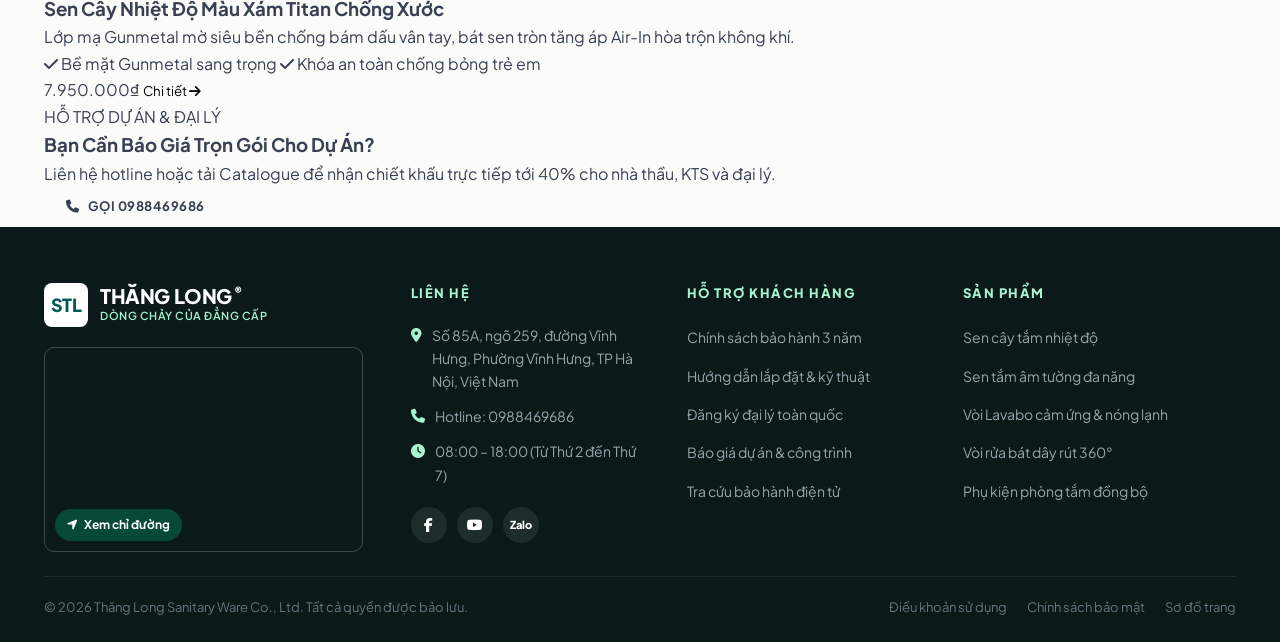
<file: sanpham.html>
<!DOCTYPE html>
<html lang="vi">
<head>
  <meta charset="UTF-8" />
  <meta name="viewport" content="width=device-width, initial-scale=1.0" />
  <meta name="description" content="Danh mục sản phẩm Sen Vòi Thăng Long – Sen cây nhiệt độ 38°C, sen âm tường PVD, vòi lavabo cao cấp, vòi bếp dây rút." />
  <meta name="keywords" content="sản phẩm sen vòi thăng long, sen tắm cao cấp, vòi lavabo, sen âm tường" />
  <meta name="author" content="Sen Vòi Thăng Long" />

  <title>Sản Phẩm | Sen Vòi Thăng Long</title>

  <link rel="preconnect" href="https://fonts.googleapis.com" />
  <link rel="preconnect" href="https://fonts.gstatic.com" crossorigin />
  <link href="https://fonts.googleapis.com/css2?family=Playfair+Display:ital,wght@0,600;0,700;1,400;1,600&family=Plus+Jakarta+Sans:wght@300;400;500;600;700;800;900&display=swap" rel="stylesheet" />

  <link rel="stylesheet" href="https://cdnjs.cloudflare.com/ajax/libs/font-awesome/6.5.1/css/all.min.css" />
  <link rel="stylesheet" href="style.css?v=7" />
</head>
<body>

  <div class="topbar">
    <div class="container topbar__inner">
      <div class="topbar__left">
        <span class="topbar__highlight">THIẾT BỊ SEN VÒI & PHÒNG TẮM THÔNG MINH</span>
        <span class="topbar__divider">|</span>
        <span class="topbar__item"><i class="fa-solid fa-location-dot"></i> Số 85A, ngõ 259, đường Vĩnh Hưng, Phường Vĩnh Hưng, TP Hà Nội, Việt Nam</span>
      </div>
      <div class="topbar__right">
        <a href="tel:0988469686" class="topbar__link"><i class="fa-solid fa-phone"></i> Liên Hệ : <strong>0988469686</strong></a>
        <span class="topbar__divider">|</span>
        <a href="index.html#showroom" class="topbar__link"><i class="fa-solid fa-store"></i> Hệ thống 100+ Đại lý</a>
      </div>
    </div>
  </div>

  <header class="header" id="daudotrang">
    <div class="container header__inner">
      <a href="index.html" class="brand-logo" aria-label="Sen Vòi Thăng Long">
        <div class="brand-logo__symbol">
          <span>STL</span>
        </div>
        <div class="brand-logo__text">
          <span class="brand-logo__name">THĂNG LONG<span class="registered">®</span></span>
          <span class="brand-logo__tagline">Life's flow & elegance</span>
        </div>
      </a>

      <nav class="main-nav" aria-label="Menu chính">
        <ul class="main-nav__list">
          <li><a href="index.html" class="nav-item">Trang chủ</a></li>
          <li><a href="index.html#gioithieu" class="nav-item">Giới thiệu</a></li>
          <li><a href="sanpham.html" class="nav-item is-active">Sản phẩm <i class="fa-solid fa-chevron-down nav-item__arrow"></i></a></li>
          <li><a href="index.html#danhgia" class="nav-item">Khách hàng</a></li>
          <li><a href="index.html#lienhe" class="nav-item">Liên hệ</a></li>
        </ul>
      </nav>

      <div class="header-actions">
        <button class="pill-btn pill-btn--dark" id="nuttai">
          <span>CATALOGUE</span>
          <i class="fa-solid fa-arrow-down-to-line"></i>
        </button>
        <button class="icon-circle-btn" id="nuttimkiem" aria-label="Tìm kiếm">
          <i class="fa-solid fa-magnifying-glass"></i>
        </button>
        <button class="hamburger-btn" id="nutmenu" aria-label="Menu di động">
          <span></span><span></span><span></span>
        </button>
      </div>
    </div>

    <div class="mobile-drawer" id="ngankeo">
      <ul class="mobile-drawer__list">
        <li><a href="index.html" class="mobile-drawer__link">Trang chủ</a></li>
        <li><a href="index.html#gioithieu" class="mobile-drawer__link">Giới thiệu</a></li>
        <li><a href="sanpham.html" class="mobile-drawer__link is-active">Sản phẩm & Bộ sưu tập</a></li>
        <li><a href="index.html#danhgia" class="mobile-drawer__link">Khách hàng nói về chúng tôi</a></li>
        <li><a href="index.html#lienhe" class="mobile-drawer__link">Liên hệ tư vấn</a></li>
        <li class="mobile-drawer__action">
          <button class="pill-btn pill-btn--teal pill-btn--full" id="nuttaididong">
            <span>TẢI CATALOGUE 2026 (PDF)</span>
          </button>
        </li>
      </ul>
    </div>
  </header>

  <div class="floating-contact" aria-label="Liên hệ nhanh">
    <a href="https://zalo.me" target="_blank" class="float-btn float-btn--zalo" title="Chat qua Zalo">
      <span class="zalo-text">Zalo</span>
    </a>
    <a href="https://m.me" target="_blank" class="float-btn float-btn--messenger" title="Nhắn tin Messenger">
      <i class="fa-brands fa-facebook-messenger"></i>
    </a>
    <a href="tel:0988469686" class="float-btn float-btn--phone" title="Gọi Hotline 0988469686">
      <i class="fa-solid fa-phone"></i>
      <span class="phone-pulse"></span>
    </a>
  </div>

  <main>
    <section class="page-banner">
      <div class="container">
        <div class="page-banner__inner">
          <span class="sub-kicker">DANH MỤC THIẾT BỊ 2026</span>
          <h1 class="page-banner__title">Bộ Sưu Tập Sen Vòi Cao Cấp</h1>
          <p class="page-banner__desc">
            Được đúc từ đồng thau CW617N nguyên khối, phủ mạ PVD 5 lớp bền bỉ và trang bị van điều nhiệt Sedal chuẩn Châu Âu.
          </p>
        </div>
      </div>
    </section>

    <section class="section-products-page">
      <div class="container">
        <div class="products-toolbar">
          <div class="filter-pills filter-pills--wrap" role="tablist">
            <button class="filter-pill is-active" data-filter="all">Tất cả (8)</button>
            <button class="filter-pill" data-filter="thermo">Sen cây nhiệt độ (3)</button>
            <button class="filter-pill" data-filter="recessed">Sen tắm âm tường (2)</button>
            <button class="filter-pill" data-filter="faucet">Vòi Lavabo (2)</button>
            <button class="filter-pill" data-filter="kitchen">Vòi rửa bát (1)</button>
          </div>
          <div class="products-count-badge">
            Hiển thị <strong id="soluonghienthi">8</strong> sản phẩm
          </div>
        </div>

        <div class="product-cards-grid product-cards-grid--full">
          <article class="p-card" data-category="thermo">
            <div class="p-card__visual visual-teal">
              <span class="p-card__badge badge-featured">BESTSELLER</span>
              <div class="p-card__art"><i class="fa-solid fa-shower"></i></div>
              <div class="p-card__colors">
                <span class="color-dot dot-chrome" title="Crom bóng"></span>
                <span class="color-dot dot-black" title="Đen mờ Matte"></span>
                <span class="color-dot dot-gold" title="Vàng hoàng gia"></span>
              </div>
            </div>
            <div class="p-card__body">
              <span class="p-card__sku">SKU: STL-S8800 PRO</span>
              <h3 class="p-card__name">Sen Cây Nhiệt Độ Khống Chế 38°C</h3>
              <p class="p-card__brief">Bát sen siêu mỏng 300mm Inox 304, lõi van Vernet Pháp tự động ngắt khi mất nước lạnh chống bỏng tuyệt đối.</p>
              <div class="p-card__specs">
                <span><i class="fa-solid fa-check"></i> Van ổn nhiệt 38°C</span>
                <span><i class="fa-solid fa-check"></i> Đồng thau CW617N</span>
              </div>
              <div class="p-card__footer">
                <span class="p-card__price">8.450.000₫</span>
                <button class="p-card__action" onclick="mohopthoaisanpham('STL-S8800 PRO')">
                  Chi tiết <i class="fa-solid fa-arrow-right"></i>
                </button>
              </div>
            </div>
          </article>

          <article class="p-card" data-category="recessed">
            <div class="p-card__visual visual-dark">
              <span class="p-card__badge badge-new">MỚI RA MẮT</span>
              <div class="p-card__art"><i class="fa-solid fa-bath"></i></div>
              <div class="p-card__colors">
                <span class="color-dot dot-black" title="Đen mờ"></span>
                <span class="color-dot dot-gunmetal" title="Xám titan"></span>
              </div>
            </div>
            <div class="p-card__body">
              <span class="p-card__sku">SKU: STL-W520 NOIR</span>
              <h3 class="p-card__name">Hệ Thống Sen Tắm Âm Tường 3 Đường Nước</h3>
              <p class="p-card__brief">Mặt nạ phay xước nguyên khối tối giản, tích hợp vòi xả bồn thác nước và bát sen gắn trần kích thước lớn.</p>
              <div class="p-card__specs">
                <span><i class="fa-solid fa-check"></i> Âm tường tiết kiệm diện tích</span>
                <span><i class="fa-solid fa-check"></i> Mạ PVD chống bám cặn</span>
              </div>
              <div class="p-card__footer">
                <span class="p-card__price">14.900.000₫</span>
                <button class="p-card__action" onclick="mohopthoaisanpham('STL-W520 NOIR')">
                  Chi tiết <i class="fa-solid fa-arrow-right"></i>
                </button>
              </div>
            </div>
          </article>

          <article class="p-card" data-category="faucet">
            <div class="p-card__visual visual-warm">
              <span class="p-card__badge badge-premium">PREMIUM</span>
              <div class="p-card__art"><i class="fa-solid fa-faucet"></i></div>
              <div class="p-card__colors">
                <span class="color-dot dot-gold" title="Vàng Gold"></span>
                <span class="color-dot dot-chrome" title="Crom"></span>
              </div>
            </div>
            <div class="p-card__body">
              <span class="p-card__sku">SKU: STL-L108 MONO</span>
              <h3 class="p-card__name">Vòi Lavabo Cảm Ứng Nhiệt Độ Điện Tử</h3>
              <p class="p-card__brief">Hiển thị màn hình LED nhiệt độ dòng chảy bằng thủy lực không cần pin, đầu tạo bọt Neoperl Thụy Sĩ tiết kiệm 30% nước.</p>
              <div class="p-card__specs">
                <span><i class="fa-solid fa-check"></i> Màn hình LED thủy lực</span>
                <span><i class="fa-solid fa-check"></i> Không dùng pin hay điện lưới</span>
              </div>
              <div class="p-card__footer">
                <span class="p-card__price">3.850.000₫</span>
                <button class="p-card__action" onclick="mohopthoaisanpham('STL-L108 MONO')">
                  Chi tiết <i class="fa-solid fa-arrow-right"></i>
                </button>
              </div>
            </div>
          </article>

          <article class="p-card" data-category="kitchen">
            <div class="p-card__visual visual-sage">
              <div class="p-card__art"><i class="fa-solid fa-sink"></i></div>
              <div class="p-card__colors">
                <span class="color-dot dot-gunmetal" title="Xám Titan"></span>
                <span class="color-dot dot-chrome" title="Crom"></span>
              </div>
            </div>
            <div class="p-card__body">
              <span class="p-card__sku">SKU: STL-K330 FLEX</span>
              <h3 class="p-card__name">Vòi Bếp Dây Rút Xoay 360° Đa Năng</h3>
              <p class="p-card__brief">Đầu phun 2 chế độ (phun mưa & tạo tia áp lực), ống mềm bọc dù chống gập gãy và công nghệ xoay êm nhẹ.</p>
              <div class="p-card__specs">
                <span><i class="fa-solid fa-check"></i> Dây rút kéo dài 60cm</span>
                <span><i class="fa-solid fa-check"></i> 2 chế độ phun nước</span>
              </div>
              <div class="p-card__footer">
                <span class="p-card__price">2.650.000₫</span>
                <button class="p-card__action" onclick="mohopthoaisanpham('STL-K330 FLEX')">
                  Chi tiết <i class="fa-solid fa-arrow-right"></i>
                </button>
              </div>
            </div>
          </article>

          <article class="p-card" data-category="thermo">
            <div class="p-card__visual visual-warm">
              <span class="p-card__badge badge-premium">LUXURY</span>
              <div class="p-card__art"><i class="fa-solid fa-shower"></i></div>
              <div class="p-card__colors">
                <span class="color-dot dot-gold" title="Vàng Gold"></span>
                <span class="color-dot dot-black" title="Đen mờ"></span>
              </div>
            </div>
            <div class="p-card__body">
              <span class="p-card__sku">SKU: STL-S990 ROYAL</span>
              <h3 class="p-card__name">Sen Cây Cầm Tay Phím Đàn Piano 4 Chế Độ</h3>
              <p class="p-card__brief">Hệ thống phím bấm độc lập kiểu phím đàn sang trọng, tích hợp vòi xịt vệ sinh áp lực cao và kệ để đồ rộng rãi.</p>
              <div class="p-card__specs">
                <span><i class="fa-solid fa-check"></i> 4 phím bấm độc lập</span>
                <span><i class="fa-solid fa-check"></i> Kệ kính cường lực sang trọng</span>
              </div>
              <div class="p-card__footer">
                <span class="p-card__price">11.800.000₫</span>
                <button class="p-card__action" onclick="mohopthoaisanpham('STL-S990 ROYAL')">
                  Chi tiết <i class="fa-solid fa-arrow-right"></i>
                </button>
              </div>
            </div>
          </article>

          <article class="p-card" data-category="recessed">
            <div class="p-card__visual visual-teal">
              <div class="p-card__art"><i class="fa-solid fa-bath"></i></div>
              <div class="p-card__colors">
                <span class="color-dot dot-chrome" title="Crom"></span>
                <span class="color-dot dot-gold" title="Vàng"></span>
              </div>
            </div>
            <div class="p-card__body">
              <span class="p-card__sku">SKU: STL-W300 MINIMAL</span>
              <h3 class="p-card__name">Bộ Sen Âm Tường Vuông Tối Giản</h3>
              <p class="p-card__brief">Bát sen vuông 250x250mm gắn tường, củ sen âm hộp đồng thau chắc chắn, điều khiển 2 đường nước nóng lạnh.</p>
              <div class="p-card__specs">
                <span><i class="fa-solid fa-check"></i> Hộp âm đúc nguyên khối</span>
                <span><i class="fa-solid fa-check"></i> Thiết kế phong cách Bắc Âu</span>
              </div>
              <div class="p-card__footer">
                <span class="p-card__price">9.600.000₫</span>
                <button class="p-card__action" onclick="mohopthoaisanpham('STL-W300 MINIMAL')">
                  Chi tiết <i class="fa-solid fa-arrow-right"></i>
                </button>
              </div>
            </div>
          </article>

          <article class="p-card" data-category="faucet">
            <div class="p-card__visual visual-dark">
              <div class="p-card__art"><i class="fa-solid fa-faucet"></i></div>
              <div class="p-card__colors">
                <span class="color-dot dot-black" title="Đen mờ"></span>
                <span class="color-dot dot-gunmetal" title="Titan"></span>
              </div>
            </div>
            <div class="p-card__body">
              <span class="p-card__sku">SKU: STL-L205 TALL</span>
              <h3 class="p-card__name">Vòi Lavabo Cổ Cao Cho Chậu Đặt Bàn</h3>
              <p class="p-card__brief">Chiều cao thân 320mm phù hợp chậu đá nổi, thân vòi đúc nghiêng 15° chống văng nước ra mặt bàn đá.</p>
              <div class="p-card__specs">
                <span><i class="fa-solid fa-check"></i> Chiều cao 320mm cao cấp</span>
                <span><i class="fa-solid fa-check"></i> Lõi gốm Sedal chịu lực</span>
              </div>
              <div class="p-card__footer">
                <span class="p-card__price">2.450.000₫</span>
                <button class="p-card__action" onclick="mohopthoaisanpham('STL-L205 TALL')">
                  Chi tiết <i class="fa-solid fa-arrow-right"></i>
                </button>
              </div>
            </div>
          </article>

          <article class="p-card" data-category="thermo">
            <div class="p-card__visual visual-sage">
              <span class="p-card__badge badge-new">HOT</span>
              <div class="p-card__art"><i class="fa-solid fa-shower"></i></div>
              <div class="p-card__colors">
                <span class="color-dot dot-gunmetal" title="Xám Titan"></span>
                <span class="color-dot dot-chrome" title="Crom"></span>
              </div>
            </div>
            <div class="p-card__body">
              <span class="p-card__sku">SKU: STL-S700 TITAN</span>
              <h3 class="p-card__name">Sen Cây Nhiệt Độ Màu Xám Titan Chống Xước</h3>
              <p class="p-card__brief">Lớp mạ Gunmetal mờ siêu bền chống bám dấu vân tay, bát sen tròn tăng áp Air-In hòa trộn không khí.</p>
              <div class="p-card__specs">
                <span><i class="fa-solid fa-check"></i> Bề mặt Gunmetal sang trọng</span>
                <span><i class="fa-solid fa-check"></i> Khóa an toàn chống bỏng trẻ em</span>
              </div>
              <div class="p-card__footer">
                <span class="p-card__price">7.950.000₫</span>
                <button class="p-card__action" onclick="mohopthoaisanpham('STL-S700 TITAN')">
                  Chi tiết <i class="fa-solid fa-arrow-right"></i>
                </button>
              </div>
            </div>
          </article>
        </div>
      </div>
    </section>

    <section class="section-contact-cta">
      <div class="container">
        <div class="catalogue-banner">
          <div class="catalogue-banner__content">
            <span class="cat-tag">HỖ TRỢ DỰ ÁN & ĐẠI LÝ</span>
            <h3>Bạn Cần Báo Giá Trọn Gói Cho Dự Án?</h3>
            <p>Liên hệ hotline hoặc tải Catalogue để nhận chiết khấu trực tiếp tới 40% cho nhà thầu, KTS và đại lý.</p>
          </div>
          <div class="catalogue-banner__action">
            <a href="tel:0988469686" class="pill-btn pill-btn--white">
              <i class="fa-solid fa-phone"></i> GỌI 0988469686
            </a>
          </div>
        </div>
      </div>
    </section>
  </main>

  <footer class="footer">
    <div class="container footer__inner">
      <div class="footer-top-row">
        <div class="footer-col footer-col--brand">
          <div class="brand-logo">
            <div class="brand-logo__symbol brand-logo__symbol--white">
              <span>STL</span>
            </div>
            <div class="brand-logo__text">
              <span class="brand-logo__name text-white">THĂNG LONG<span class="registered">®</span></span>
              <span class="brand-logo__tagline text-sage">Dòng Chảy Của Đẳng Cấp</span>
            </div>
          </div>
          <a class="khungbando" href="https://www.google.com/maps/search/?api=1&query=85A+ng%C3%B5+259+%C4%91%C6%B0%E1%BB%9Dng+V%C4%A9nh+H%C6%B0ng+H%C3%A0+N%E1%BB%99i" target="_blank" rel="noopener" aria-label="Xem chỉ đường trên Google Maps">
            <iframe class="bando" src="https://maps.google.com/maps?q=85A+ng%C3%B5+259+%C4%91%C6%B0%E1%BB%9Dng+V%C4%A9nh+H%C6%B0ng+H%C3%A0+N%E1%BB%99i&t=&z=16&ie=UTF8&iwloc=&output=embed" loading="lazy" referrerpolicy="no-referrer-when-downgrade" tabindex="-1" title="Bản đồ Thăng Long"></iframe>
            <span class="nhanbando"><i class="fa-solid fa-location-arrow"></i> Xem chỉ đường</span>
          </a>
        </div>

        <div class="footer-col">
          <h4 class="footer-heading">LIÊN HỆ</h4>
          <p class="footer-contact-p"><i class="fa-solid fa-location-dot"></i> Số 85A, ngõ 259, đường Vĩnh Hưng, Phường Vĩnh Hưng, TP Hà Nội, Việt Nam</p>
          <p class="footer-contact-p"><i class="fa-solid fa-phone"></i> Hotline: 0988469686</p>
          <p class="footer-contact-p"><i class="fa-solid fa-clock"></i> 08:00 – 18:00 (Từ Thứ 2 đến Thứ 7)</p>
          <div class="footer-social-links">
            <a href="https://facebook.com" target="_blank" aria-label="Facebook"><i class="fa-brands fa-facebook-f"></i></a>
            <a href="https://youtube.com" target="_blank" aria-label="Youtube"><i class="fa-brands fa-youtube"></i></a>
            <a href="https://zalo.me" target="_blank" aria-label="Zalo"><span class="zalo-tag">Zalo</span></a>
          </div>
        </div>

        <div class="footer-col">
          <h4 class="footer-heading">HỖ TRỢ KHÁCH HÀNG</h4>
          <ul class="footer-links">
            <li><a href="index.html#gioithieu">Chính sách bảo hành 3 năm</a></li>
            <li><a href="index.html#gioithieu">Hướng dẫn lắp đặt & kỹ thuật</a></li>
            <li><a href="index.html#lienhe">Đăng ký đại lý toàn quốc</a></li>
            <li><a href="index.html#lienhe">Báo giá dự án & công trình</a></li>
            <li><a href="index.html#lienhe">Tra cứu bảo hành điện tử</a></li>
          </ul>
        </div>

        <div class="footer-col">
          <h4 class="footer-heading">SẢN PHẨM</h4>
          <ul class="footer-links">
            <li><a href="sanpham.html">Sen cây tắm nhiệt độ</a></li>
            <li><a href="sanpham.html">Sen tắm âm tường đa năng</a></li>
            <li><a href="sanpham.html">Vòi Lavabo cảm ứng & nóng lạnh</a></li>
            <li><a href="sanpham.html">Vòi rửa bát dây rút 360°</a></li>
            <li><a href="sanpham.html">Phụ kiện phòng tắm đồng bộ</a></li>
          </ul>
        </div>
      </div>

      <div class="footer-bottom-bar">
        <div class="copyright">© 2026 Thăng Long Sanitary Ware Co., Ltd. Tất cả quyền được bảo lưu.</div>
        <div class="footer-meta-links">
          <a href="#">Điều khoản sử dụng</a>
          <a href="#">Chính sách bảo mật</a>
          <a href="#">Sơ đồ trang</a>
        </div>
      </div>
    </div>
  </footer>

  <div class="modal-overlay" id="hopthoaitai" aria-hidden="true">
    <div class="modal-dialog">
      <button class="modal-close" id="nutdonghopthoai" aria-label="Đóng popup">&times;</button>
      <div class="modal-body">
        <span class="sub-kicker sub-kicker--teal">ẤN PHẨM KỸ THUẬT 2026</span>
        <h3 class="modal-title">Catalogue Sen Vòi Thăng Long</h3>
        <p class="modal-desc">
          Bộ tài liệu bao gồm chi tiết thông số kích thước, bản vẽ CAD và catalogue hình ảnh thực tế của hơn 400 sản phẩm mới nhất.
        </p>
        <div class="modal-spec-card">
          <div class="spec-row">
            <span><i class="fa-solid fa-file-pdf" style="color: #e4572e;"></i> Định dạng:</span>
            <strong>PDF Vector độ nét cao (In ấn)</strong>
          </div>
          <div class="spec-row">
            <span><i class="fa-solid fa-hard-drive" style="color: #005b52;"></i> Dung lượng:</span>
            <strong>28.4 MB (Bản phát hành chính thức)</strong>
          </div>
        </div>
        <form id="bieumautai" class="modal-download-form">
          <input type="text" id="otentai" placeholder="Tên của bạn hoặc đơn vị KTS" required class="form-control" />
          <input type="tel" id="osodienthoaitai" placeholder="Số điện thoại nhận link tải qua Zalo" required class="form-control" />
          <button type="submit" class="pill-btn pill-btn--teal pill-btn--full">
            <i class="fa-solid fa-download"></i> TẢI XUỐNG BẢN PDF NGAY
          </button>
        </form>
      </div>
    </div>
  </div>

  <button class="back-to-top" id="nutvedau" aria-label="Cuộn lên đầu trang">
    <i class="fa-solid fa-arrow-up"></i>
  </button>

  <script src="script.js"></script>
</body>
</html>
</file>
<file: style.css>
:root {
  --teal-primary:       #005b52;
  --teal-dark:          #00443d;
  --teal-light:         #0d8578;
  --teal-subtle:        #e6f3f1;
  --teal-border:        #b3ded9;

  --terracotta:         #e4572e;
  --terracotta-soft:    #fdf0ec;

  --bg-canvas:          #fbfbfa;
  --bg-surface:         #ffffff;
  --bg-muted:           #f4f3ee;
  --border-subtle:      #e5e3dc;
  --border-card:        #eceae2;

  --text-main:          #111827;
  --text-body:          #374151;
  --text-muted:         #6b7280;
  --text-inverse:       #ffffff;

  --font-sans:          'Plus Jakarta Sans', -apple-system, BlinkMacSystemFont, 'Segoe UI', Roboto, sans-serif;
  --font-serif:         'Playfair Display', Georgia, serif;

  --shadow-sm:          0 1px 3px rgba(0, 0, 0, 0.05);
  --shadow-card:        0 8px 30px rgba(0, 0, 0, 0.04), 0 2px 8px rgba(0, 0, 0, 0.02);
  --shadow-elevated:    0 20px 45px rgba(0, 40, 35, 0.08);

  --radius-sm:          8px;
  --radius-md:          14px;
  --radius-lg:          22px;
  --radius-pill:        9999px;

  --trans-fast:         0.2s cubic-bezier(0.16, 1, 0.3, 1);
  --trans-smooth:       0.35s cubic-bezier(0.16, 1, 0.3, 1);
}

*, *::before, *::after {
  box-sizing: border-box;
  margin: 0;
  padding: 0;
}

html {
  scroll-behavior: smooth;
  font-size: 16px;
  -webkit-font-smoothing: antialiased;
}

body {
  font-family: var(--font-sans);
  color: var(--text-body);
  background-color: var(--bg-canvas);
  line-height: 1.65;
  overflow-x: hidden;
}

img {
  max-width: 100%;
  display: block;
}

a {
  text-decoration: none;
  color: inherit;
  transition: color var(--trans-fast);
}

button {
  font-family: inherit;
  cursor: pointer;
  border: none;
  background: none;
}

ul {
  list-style: none;
}

.container {
  width: 100%;
  max-width: 1240px;
  margin: 0 auto;
  padding: 0 24px;
}

.topbar {
  background-color: var(--teal-primary);
  color: #ffffff;
  font-size: 0.8125rem;
  padding: 7px 0;
  font-weight: 500;
  border-bottom: 1px solid rgba(255, 255, 255, 0.1);
}

.topbar__inner {
  display: flex;
  align-items: center;
  justify-content: space-between;
}

.topbar__left,
.topbar__right {
  display: flex;
  align-items: center;
  gap: 14px;
}

.topbar__highlight {
  font-weight: 700;
  letter-spacing: 0.5px;
}

.topbar__divider {
  opacity: 0.4;
}

.topbar__item i,
.topbar__link i {
  margin-right: 5px;
  opacity: 0.85;
}

.topbar__link {
  opacity: 0.95;
}

.topbar__link:hover {
  opacity: 1;
  text-decoration: underline;
}

.header {
  background-color: var(--bg-surface);
  position: sticky;
  top: 0;
  z-index: 100;
  border-bottom: 1px solid var(--border-subtle);
  transition: all var(--trans-smooth);
}

.header.is-scrolled {
  box-shadow: 0 4px 20px rgba(0, 0, 0, 0.05);
}

.header__inner {
  display: flex;
  align-items: center;
  justify-content: space-between;
  height: 74px;
}

.brand-logo {
  display: flex;
  align-items: center;
  gap: 12px;
}

.brand-logo__symbol {
  width: 44px;
  height: 44px;
  background-color: var(--teal-primary);
  color: #ffffff;
  border-radius: var(--radius-sm);
  display: flex;
  align-items: center;
  justify-content: center;
  font-weight: 900;
  font-size: 1.125rem;
  letter-spacing: -0.5px;
  transition: transform var(--trans-fast);
}

.brand-logo:hover .brand-logo__symbol {
  transform: scale(1.04);
}

.brand-logo__name {
  display: block;
  font-size: 1.25rem;
  font-weight: 900;
  letter-spacing: -0.02em;
  color: var(--teal-primary);
  line-height: 1.1;
  white-space: nowrap;
}

.brand-logo__name .registered {
  font-size: 0.75rem;
  vertical-align: super;
  margin-left: 2px;
}

.brand-logo__tagline {
  display: block;
  font-size: 0.6875rem;
  font-weight: 600;
  color: var(--text-muted);
  letter-spacing: 0.5px;
  text-transform: uppercase;
}

.main-nav__list {
  display: flex;
  align-items: center;
  gap: 32px;
}

.nav-item {
  font-size: 0.9375rem;
  font-weight: 600;
  color: var(--text-main);
  position: relative;
  padding: 6px 0;
  display: inline-flex;
  align-items: center;
  gap: 5px;
}

.nav-item:hover,
.nav-item.is-active {
  color: var(--teal-primary);
}

.nav-item.is-active::after {
  content: '';
  position: absolute;
  bottom: 0;
  left: 0;
  width: 100%;
  height: 2.5px;
  background-color: var(--teal-primary);
  border-radius: 2px;
}

.nav-item__arrow {
  font-size: 0.65rem;
  opacity: 0.7;
}

.header-actions {
  display: flex;
  align-items: center;
  gap: 12px;
}

.pill-btn {
  display: inline-flex;
  align-items: center;
  justify-content: center;
  gap: 8px;
  padding: 9px 22px;
  border-radius: var(--radius-pill);
  font-weight: 700;
  font-size: 0.8125rem;
  letter-spacing: 0.5px;
  text-transform: uppercase;
  transition: all var(--trans-fast);
}

.pill-btn--dark {
  background-color: transparent;
  color: var(--text-main);
  border: 1.5px solid var(--text-main);
}

.pill-btn--dark:hover {
  background-color: var(--text-main);
  color: #ffffff;
}

.pill-btn--teal {
  background-color: var(--teal-primary);
  color: #ffffff;
  border: 1.5px solid var(--teal-primary);
}

.pill-btn--teal:hover {
  background-color: var(--teal-dark);
  border-color: var(--teal-dark);
  box-shadow: 0 4px 14px rgba(0, 91, 82, 0.25);
}

.pill-btn--full {
  width: 100%;
}

.icon-circle-btn {
  width: 38px;
  height: 38px;
  border-radius: 50%;
  display: flex;
  align-items: center;
  justify-content: center;
  color: var(--text-main);
  background-color: var(--bg-muted);
  font-size: 0.9375rem;
  transition: all var(--trans-fast);
}

.icon-circle-btn:hover {
  background-color: var(--teal-subtle);
  color: var(--teal-primary);
}

.hamburger-btn {
  display: none;
  flex-direction: column;
  gap: 5px;
  width: 36px;
  height: 36px;
  justify-content: center;
  align-items: center;
}

.hamburger-btn span {
  display: block;
  width: 22px;
  height: 2px;
  background-color: var(--text-main);
  border-radius: 2px;
  transition: transform 0.2s, opacity 0.2s;
}

.mobile-drawer {
  display: none;
  background-color: var(--bg-surface);
  border-top: 1px solid var(--border-subtle);
  padding: 20px 24px 28px;
}

.mobile-drawer.is-open {
  display: block;
}

.mobile-drawer__list {
  display: flex;
  flex-direction: column;
  gap: 16px;
}

.mobile-drawer__link {
  font-size: 1.05rem;
  font-weight: 600;
  color: var(--text-main);
  display: block;
}

.mobile-drawer__action {
  margin-top: 8px;
}

.floating-contact {
  position: fixed;
  left: 20px;
  right: auto;
  bottom: 30px;
  z-index: 99;
  display: flex;
  flex-direction: column;
  gap: 12px;
}

.float-btn {
  width: 48px;
  height: 48px;
  border-radius: 50%;
  display: flex;
  align-items: center;
  justify-content: center;
  color: #ffffff;
  font-size: 1.25rem;
  box-shadow: 0 4px 15px rgba(0, 0, 0, 0.15);
  position: relative;
  transition: transform var(--trans-fast), box-shadow var(--trans-fast);
}

.float-btn:hover {
  transform: scale(1.1);
  box-shadow: 0 8px 24px rgba(0, 0, 0, 0.2);
}

.float-btn--zalo {
  background-color: #0068ff;
}

.float-btn--zalo .zalo-text {
  font-size: 0.8125rem;
  font-weight: 900;
  letter-spacing: -0.5px;
}

.float-btn--messenger {
  background: linear-gradient(135deg, #00b2fe 0%, #006aff 50%, #9b51e0 100%);
}

.float-btn--phone {
  background-color: var(--teal-primary);
}

.phone-pulse {
  position: absolute;
  inset: 0;
  border-radius: 50%;
  border: 2px solid var(--teal-primary);
  animation: pulse-ring 1.8s infinite;
}

@keyframes pulse-ring {
  0% { transform: scale(0.95); opacity: 0.8; }
  100% { transform: scale(1.6); opacity: 0; }
}

/*


.hero-section {
  position: relative;
  padding: 60px 0 100px;
  background-color: var(--bg-canvas);
  background-image: url('background.jpg');
  background-size: cover;
  background-position: center;
  background-repeat: no-repeat;
  overflow: hidden;
}

.hero-art-circle {
  display: none;
}


*/

.hero-section {
  position: relative;
  padding: 60px 0 100px;
  background-color: var(--bg-canvas);
  overflow: hidden;
}

.hero-art-circle {
  position: absolute;
  right: 2.5%;
  top: 15px;
  width: 480px;
  height: 480px;
  background-color: var(--terracotta);
  border-radius: 50%;
  opacity: 0.95;
  z-index: 1;
  pointer-events: none;
}

.hero-section__inner,
.hero-layout--full,
.hero-typography {
  position: relative;
  z-index: 2;
}

.hero-typography {
  max-width: 980px;
}

.hero-label-chip {
  display: inline-flex;
  align-items: center;
  gap: 8px;
  padding: 6px 14px;
  background-color: var(--teal-subtle);
  color: var(--teal-primary);
  border-radius: var(--radius-pill);
  font-size: 0.75rem;
  font-weight: 800;
  letter-spacing: 1px;
  margin-bottom: 24px;
}

.chip-dot {
  width: 7px;
  height: 7px;
  border-radius: 50%;
  background-color: var(--teal-primary);
}

.hero-title {
  font-size: clamp(3.2rem, 7vw, 5.5rem);
  line-height: 1.05;
  font-weight: 900;
  color: var(--text-main);
  letter-spacing: -0.04em;
  margin-top: -18px;
  margin-bottom: 32px;
  text-transform: uppercase;
}

.hero-title__block {
  display: block;
}

.hero-title__block:first-child {
  margin-bottom: 28px;
}

.hero-title__script {
  display: block;
  font-family: var(--font-serif);
  font-style: italic;
  font-weight: 400;
  text-transform: none;
  font-size: clamp(2.3rem, 5vw, 4rem);
  line-height: 1.15;
  letter-spacing: -0.01em;
  color: var(--teal-primary);
  margin-top: 24px;
}

.hero-bottom-row {
  display: grid;
  grid-template-columns: 1.15fr 0.85fr;
  gap: 40px;
  align-items: center;
  margin-bottom: 36px;
  max-width: 980px;
}

.hero-description {
  font-size: 1.125rem;
  line-height: 1.75;
  color: var(--text-body);
}

.hero-cta-group {
  display: flex;
  align-items: center;
  gap: 14px;
  flex-wrap: wrap;
}

.btn-editorial {
  display: inline-flex;
  align-items: center;
  gap: 10px;
  padding: 14px 28px;
  border-radius: var(--radius-pill);
  font-weight: 700;
  font-size: 0.9375rem;
  transition: all var(--trans-fast);
}

.btn-editorial--teal {
  background-color: var(--teal-primary);
  color: #ffffff;
  box-shadow: 0 8px 24px rgba(0, 91, 82, 0.22);
}

.btn-editorial--teal:hover {
  background-color: var(--teal-dark);
  transform: translateY(-2px);
  box-shadow: 0 12px 28px rgba(0, 91, 82, 0.3);
}

.btn-editorial--outline {
  background-color: transparent;
  color: var(--text-main);
  border: 1.5px solid var(--border-subtle);
}

.btn-editorial--outline:hover {
  border-color: var(--text-main);
  background-color: var(--bg-surface);
}

.hero-features-strip {
  display: flex;
  flex-wrap: wrap;
  gap: 28px;
  padding-top: 24px;
  border-top: 1px solid var(--border-subtle);
  max-width: 980px;
}

.strip-item {
  display: flex;
  align-items: center;
  gap: 8px;
  font-size: 0.875rem;
  font-weight: 600;
  color: var(--text-muted);
}

.strip-item i {
  color: var(--teal-primary);
  font-size: 1rem;
}

.reveal {
  opacity: 0;
  transform: translateY(32px);
  transition: opacity 0.75s cubic-bezier(0.16, 1, 0.3, 1), transform 0.75s cubic-bezier(0.16, 1, 0.3, 1);
  will-change: opacity, transform;
}

.reveal.is-revealed {
  opacity: 1;
  transform: translateY(0);
}

.stats-overlap {
  position: relative;
  z-index: 10;
  margin-top: 60px;
}

.stats-card-deck {
  background-color: #ffffff;
  border: 1px solid rgba(0, 91, 82, 0.08);
  border-radius: var(--radius-lg);
  box-shadow: 0 12px 35px -8px rgba(0, 0, 0, 0.06), 0 4px 12px rgba(0, 0, 0, 0.02);
  display: grid;
  grid-template-columns: repeat(4, 1fr);
  padding: 0;
  overflow: hidden;
}

.stats-box {
  background-color: #ffffff;
  padding: 26px 24px;
  display: flex;
  align-items: center;
  gap: 16px;
  position: relative;
  transition: all var(--trans-fast);
}

.stats-box:not(:last-child) {
  border-right: 1px solid var(--border-subtle);
}

.stats-box:hover {
  background-color: #fbfbf9;
}

.stats-box:hover .stats-box__icon {
  transform: scale(1.06);
}

.stats-box__icon {
  width: 50px;
  height: 50px;
  border-radius: 12px;
  background: linear-gradient(135deg, var(--teal-subtle) 0%, rgba(0, 91, 82, 0.12) 100%);
  color: var(--teal-primary);
  display: flex;
  align-items: center;
  justify-content: center;
  font-size: 1.25rem;
  flex-shrink: 0;
  transition: transform var(--trans-fast);
}

.stats-box__num {
  font-size: 1.75rem;
  font-weight: 900;
  color: var(--teal-primary);
  letter-spacing: -0.02em;
  line-height: 1.1;
}

.stats-box__label {
  font-size: 0.85rem;
  color: var(--text-muted);
  font-weight: 500;
  margin-top: 4px;
}

.section-about {
  padding: 110px 0;
  background-color: var(--bg-surface);
}

.about-grid {
  display: grid;
  grid-template-columns: 1fr 1fr;
  gap: 64px;
  align-items: flex-start;
}

.sub-kicker {
  display: inline-block;
  font-size: 0.75rem;
  font-weight: 800;
  letter-spacing: 2px;
  text-transform: uppercase;
  color: var(--teal-primary);
  margin-bottom: 14px;
}

.about-heading {
  font-size: 2.5rem;
  line-height: 1.2;
  font-weight: 900;
  letter-spacing: -0.03em;
  color: var(--text-main);
}

.about-heading__lead-line {
  display: block;
  white-space: nowrap;
}

.about-heading__serif {
  display: block;
  font-family: var(--font-serif);
  font-style: italic;
  font-weight: 400;
  color: var(--terracotta);
  font-size: 2.25rem;
  line-height: 1.5;
  margin-top: 24px;
}

.about-heading__khauhieu {
  display: block;
  margin-top: 52px;
  margin-bottom: 44px;
  text-align: center;
  font-size: 0.95rem;
  font-weight: 700;
  letter-spacing: 1.2px;
  line-height: 2;
  color: #064e3b;
}

.khauhieu-doan {
  display: inline-block;
  white-space: nowrap;
}

.about-para {
  font-size: 1.0625rem;
  line-height: 1.75;
  color: var(--text-body);
  margin-bottom: 20px;
}

.about-metrics {
  display: flex;
  gap: 36px;
  margin-top: 36px;
  padding-top: 28px;
  border-top: 1px solid var(--border-subtle);
}

.metric-val {
  display: block;
  font-size: 2.25rem;
  font-weight: 900;
  color: var(--teal-primary);
  line-height: 1;
  margin-bottom: 6px;
}

.metric-desc {
  font-size: 0.875rem;
  color: var(--text-muted);
  font-weight: 500;
}

.section-trust {
  padding: 40px 0 80px;
  background-color: var(--bg-surface);
}

.trust-marquee-wrapper {
  background-color: var(--bg-canvas);
  border: 1px solid var(--border-card);
  border-radius: var(--radius-lg);
  padding: 36px 0 32px;
  box-shadow: var(--shadow-sm);
  overflow: hidden;
}

.trust-marquee-header {
  text-align: center;
  margin-bottom: 24px;
  padding: 0 24px;
}

.trust-marquee-title {
  font-size: 1.25rem;
  font-weight: 800;
  color: var(--text-main);
  letter-spacing: -0.02em;
}

.marquee-track-container {
  overflow: hidden;
  position: relative;
  width: 100%;
}

.marquee-track-container::before,
.marquee-track-container::after {
  content: '';
  position: absolute;
  top: 0;
  bottom: 0;
  width: 80px;
  z-index: 2;
  pointer-events: none;
}

.marquee-track-container::before {
  left: 0;
  background: linear-gradient(90deg, var(--bg-canvas) 0%, transparent 100%);
}

.marquee-track-container::after {
  right: 0;
  background: linear-gradient(270deg, var(--bg-canvas) 0%, transparent 100%);
}

.marquee-track {
  display: flex;
  width: max-content;
  animation: marquee-scroll 32s linear infinite;
}

.marquee-track:hover {
  animation-play-state: paused;
}

@keyframes marquee-scroll {
  0% { transform: translateX(0); }
  100% { transform: translateX(-50%); }
}

.cert-item {
  padding: 0 16px;
  display: flex;
  align-items: center;
}

.cert-card {
  background-color: #ffffff;
  border: 1.5px solid #e5e7eb;
  border-radius: var(--radius-sm);
  padding: 14px 22px;
  min-width: 200px;
  height: 90px;
  display: flex;
  align-items: center;
  justify-content: center;
  box-shadow: 0 2px 6px rgba(0, 0, 0, 0.03);
  transition: transform var(--trans-fast), border-color var(--trans-fast);
}

.cert-card:hover {
  border-color: var(--teal-primary);
  transform: translateY(-2px);
}

.cert-badge-hvnclc,
.cert-iso,
.cert-vnvalue,
.cert-vnr,
.cert-tcvn {
  text-align: center;
}

.cert-badge-hvnclc {
  line-height: 1.15;
}

.cert-hvnclc-title {
  display: block;
  font-size: 0.5625rem;
  font-weight: 800;
  color: #111827;
  letter-spacing: 0.5px;
}

.cert-hvnclc-box {
  display: inline-flex;
  align-items: center;
  justify-content: center;
  gap: 4px;
  color: #dc2626;
  font-size: 0.8125rem;
  margin: 2px 0;
}

.cert-hvnclc-bold {
  display: block;
  font-size: 0.6875rem;
  font-weight: 900;
  color: #dc2626;
  letter-spacing: -0.2px;
}

.cert-hvnclc-red {
  display: block;
  font-size: 0.625rem;
  font-weight: 800;
  color: #dc2626;
}

.cert-iso--env .iso-icon {
  font-size: 1.1rem;
  color: #16a34a;
  margin-bottom: 2px;
}

.cert-iso--quality .iso-icon {
  font-size: 1.1rem;
  color: #0284c7;
  margin-bottom: 2px;
}

.iso-title {
  font-size: 0.8125rem;
  font-weight: 900;
  color: #1f2937;
  letter-spacing: 0.3px;
}

.iso-sub {
  font-size: 0.5625rem;
  font-weight: 700;
  color: #6b7280;
  letter-spacing: 0.2px;
}

.vnvalue-symbol {
  width: 22px;
  height: 22px;
  margin: 0 auto 3px;
  background: linear-gradient(135deg, #0284c7, #16a34a);
  color: #ffffff;
  border-radius: 4px;
  display: flex;
  align-items: center;
  justify-content: center;
  font-size: 0.6875rem;
}

.vnvalue-title {
  font-size: 0.8125rem;
  font-weight: 900;
  color: #0284c7;
}

.vnvalue-sub {
  font-size: 0.5625rem;
  font-weight: 800;
  color: #16a34a;
}

.vnr-wreath {
  font-size: 1rem;
  color: #d97706;
  margin-bottom: 2px;
}

.vnr-title {
  font-size: 0.875rem;
  font-weight: 900;
  color: #b45309;
  letter-spacing: 0.5px;
}

.vnr-sub {
  font-size: 0.5625rem;
  font-weight: 700;
  color: #78350f;
}

.tcvn-title {
  font-size: 1.15rem;
  font-weight: 900;
  color: #1e3a8a;
  letter-spacing: 1.5px;
  line-height: 1;
}

.tcvn-sub {
  font-size: 0.5625rem;
  font-weight: 800;
  color: #dc2626;
  margin-top: 2px;
}

.tcvn-sub2 {
  font-size: 0.5625rem;
  font-weight: 600;
  color: #4b5563;
}

.section-header-flex {
  display: flex;
  align-items: flex-end;
  justify-content: space-between;
  margin-bottom: 50px;
  flex-wrap: wrap;
  gap: 24px;
}

.section-main-title {
  font-size: 2.5rem;
  font-weight: 900;
  letter-spacing: -0.03em;
  color: var(--text-main);
}

.section-testimonials {
  padding: 100px 0;
  background-color: var(--bg-canvas);
}

.testimonials-lead {
  max-width: 480px;
  font-size: 0.9375rem;
  color: var(--text-muted);
}

.testimonial-slider-wrap {
  margin-top: 48px;
}

.testimonial-stage {
  position: relative;
  min-height: 380px;
}

.testimonial-card {
  display: none;
  grid-template-columns: 0.75fr 1.25fr;
  gap: 48px;
  background-color: var(--bg-surface);
  border: 1px solid var(--border-card);
  border-radius: var(--radius-lg);
  padding: 48px;
  box-shadow: var(--shadow-elevated);
  align-items: center;
  opacity: 0;
  transition: opacity 0.4s ease;
}

.testimonial-card.is-active {
  display: grid;
  opacity: 1;
}

.testimonial-card__left {
  display: flex;
  justify-content: center;
}

.reviewer-avatar-wrap {
  text-align: center;
}

.reviewer-photo {
  width: 170px;
  height: 170px;
  border-radius: 50%;
  border: 4px solid #ffffff;
  box-shadow: 0 10px 25px rgba(0, 0, 0, 0.1);
  display: flex;
  align-items: center;
  justify-content: center;
  margin: 0 auto 16px;
  overflow: hidden;
}

.photo-1 { background: linear-gradient(135deg, #0d9488 0%, #005b52 100%); }
.photo-2 { background: linear-gradient(135deg, #e4572e 0%, #b45309 100%); }
.photo-3 { background: linear-gradient(135deg, #1e3a8a 0%, #0369a1 100%); }

.reviewer-avatar-icon {
  font-size: 4.5rem;
  color: rgba(255, 255, 255, 0.85);
}

.reviewer-badge-verified {
  display: inline-flex;
  align-items: center;
  gap: 6px;
  padding: 4px 12px;
  background-color: #dcfce7;
  color: #15803d;
  font-size: 0.6875rem;
  font-weight: 800;
  border-radius: var(--radius-pill);
}

.testimonial-card__right {
  display: flex;
  flex-direction: column;
}

.quote-mark {
  font-size: 2.2rem;
  color: var(--teal-primary);
  opacity: 0.35;
  margin-bottom: 8px;
  line-height: 1;
}

.star-rating {
  display: flex;
  gap: 4px;
  color: #f59e0b;
  font-size: 1rem;
  margin-bottom: 18px;
}

.testimonial-quote {
  font-size: 1.0625rem;
  line-height: 1.75;
  color: var(--text-main);
  margin-bottom: 24px;
}

.reviewer-meta {
  padding-top: 16px;
  border-top: 1px solid var(--border-subtle);
}

.reviewer-name {
  font-size: 1.125rem;
  font-weight: 800;
  color: var(--text-main);
  margin-bottom: 4px;
}

.reviewer-title {
  font-size: 0.8125rem;
  color: var(--teal-primary);
  font-weight: 700;
  margin-bottom: 2px;
}

.reviewer-project {
  font-size: 0.75rem;
  color: var(--text-muted);
}

.reviewer-project i {
  color: var(--teal-primary);
  margin-right: 4px;
}

.testimonial-controls {
  display: flex;
  align-items: center;
  justify-content: center;
  gap: 20px;
  margin-top: 36px;
}

.t-btn {
  width: 44px;
  height: 44px;
  border-radius: 50%;
  border: 1.5px solid var(--border-subtle);
  background-color: #ffffff;
  color: var(--text-main);
  display: flex;
  align-items: center;
  justify-content: center;
  font-size: 0.875rem;
  transition: all var(--trans-fast);
}

.t-btn:hover {
  background-color: var(--teal-primary);
  color: #ffffff;
  border-color: var(--teal-primary);
}

.testimonial-dots {
  display: flex;
  gap: 8px;
}

.t-dot {
  width: 10px;
  height: 10px;
  border-radius: 50%;
  background-color: var(--border-subtle);
  cursor: pointer;
  transition: all var(--trans-fast);
}

.t-dot.is-active {
  width: 24px;
  border-radius: 5px;
  background-color: var(--teal-primary);
}

.section-contact {
  padding: 100px 0;
  background-color: var(--bg-surface);
}

.contact-box-wrapper {
  background-color: var(--bg-surface);
  border: 1px solid var(--border-card);
  border-radius: var(--radius-lg);
  display: grid;
  grid-template-columns: 1fr 1fr;
  box-shadow: var(--shadow-elevated);
  overflow: hidden;
}

.contact-info-panel {
  padding: 56px 48px;
  background-color: var(--bg-canvas);
  border-right: 1px solid var(--border-subtle);
}

.contact-heading {
  font-size: 2.25rem;
  font-weight: 900;
  letter-spacing: -0.03em;
  color: var(--text-main);
  margin-bottom: 18px;
}

.contact-para {
  font-size: 1rem;
  color: var(--text-body);
  line-height: 1.7;
  margin-bottom: 36px;
}

.contact-details-list {
  display: flex;
  flex-direction: column;
  gap: 24px;
}

.c-item {
  display: flex;
  align-items: center;
  gap: 16px;
}

.c-item__icon {
  width: 44px;
  height: 44px;
  border-radius: var(--radius-sm);
  background-color: var(--teal-subtle);
  color: var(--teal-primary);
  display: flex;
  align-items: center;
  justify-content: center;
  font-size: 1.15rem;
  flex-shrink: 0;
}

.c-item__title {
  font-size: 0.8125rem;
  color: var(--text-muted);
}

.c-item__val {
  font-size: 0.9375rem;
  font-weight: 700;
  color: var(--text-main);
}

.contact-form-panel {
  padding: 56px 48px;
}

.form-title {
  font-size: 1.35rem;
  font-weight: 800;
  color: var(--text-main);
  margin-bottom: 6px;
}

.form-subtitle {
  font-size: 0.875rem;
  color: var(--text-muted);
  margin-bottom: 28px;
}

.form-field-group {
  margin-bottom: 18px;
}

.form-field-group label {
  display: block;
  font-size: 0.8125rem;
  font-weight: 700;
  color: var(--text-main);
  margin-bottom: 6px;
}

.form-grid-2 {
  display: grid;
  grid-template-columns: 1fr 1fr;
  gap: 16px;
}

.form-control {
  width: 100%;
  padding: 12px 16px;
  border-radius: var(--radius-sm);
  border: 1.5px solid var(--border-subtle);
  background-color: var(--bg-surface);
  color: var(--text-main);
  font-size: 0.9375rem;
  outline: none;
  transition: border-color var(--trans-fast);
}

.form-control:focus {
  border-color: var(--teal-primary);
}

.form-select {
  cursor: pointer;
}

.footer {
  background-color: #0b1a18;
  color: #ffffff;
  padding: 56px 0 24px;
}

.footer-top-row {
  display: grid;
  grid-template-columns: 1.4fr 1fr 1fr 1.2fr;
  gap: 48px;
  margin-bottom: 24px;
}

.brand-logo__symbol--white {
  background-color: #ffffff;
  color: var(--teal-primary);
}

.text-white { color: #ffffff !important; }
.text-sage { color: #a7f3d0 !important; }

.khungbando {
  position: relative;
  display: block;
  width: 100%;
  max-width: 360px;
  height: 205px;
  margin-top: 20px;
  border-radius: 10px;
  overflow: hidden;
  border: 1px solid rgba(255, 255, 255, 0.2);
}

.khungbando .bando {
  width: 100%;
  height: 100%;
  border: 0;
  pointer-events: none;
  filter: saturate(0.85);
  transition: transform 0.4s ease;
}

.khungbando:hover .bando {
  transform: scale(1.05);
}

.nhanbando {
  position: absolute;
  left: 10px;
  bottom: 10px;
  display: inline-flex;
  align-items: center;
  gap: 6px;
  padding: 6px 12px;
  font-size: 0.75rem;
  font-weight: 700;
  color: #ffffff;
  background: rgba(6, 78, 59, 0.92);
  border-radius: 999px;
  transition: background 0.3s ease;
}

.khungbando:hover .nhanbando {
  background: #059669;
}

.footer-heading {
  font-size: 0.8125rem;
  font-weight: 800;
  letter-spacing: 1.5px;
  color: #a7f3d0;
  margin-bottom: 20px;
}

.footer-links li {
  margin-bottom: 12px;
}

.footer-links a {
  font-size: 0.875rem;
  color: #9ca3af;
}

.footer-links a:hover {
  color: #ffffff;
}

.footer-contact-p {
  font-size: 0.875rem;
  color: #9ca3af;
  margin-bottom: 12px;
  display: flex;
  gap: 10px;
  align-items: flex-start;
}

.footer-contact-p i {
  color: #a7f3d0;
  margin-top: 4px;
}

.footer-social-links {
  display: flex;
  gap: 10px;
  margin-top: 20px;
}

.footer-social-links a {
  width: 36px;
  height: 36px;
  border-radius: 50%;
  background-color: rgba(255, 255, 255, 0.08);
  display: flex;
  align-items: center;
  justify-content: center;
  color: #ffffff;
  font-size: 0.875rem;
  transition: all var(--trans-fast);
}

.footer-social-links a:hover {
  background-color: var(--teal-primary);
}

.zalo-tag {
  font-size: 0.6875rem;
  font-weight: 900;
}

.footer-bottom-bar {
  padding-top: 20px;
  border-top: 1px solid rgba(255, 255, 255, 0.08);
  display: flex;
  justify-content: space-between;
  align-items: center;
  font-size: 0.8125rem;
  color: #6b7280;
  flex-wrap: wrap;
  gap: 16px;
}

.footer-meta-links {
  display: flex;
  gap: 20px;
}

.footer-meta-links a:hover {
  color: #ffffff;
}

.modal-overlay {
  position: fixed;
  inset: 0;
  background-color: rgba(0, 0, 0, 0.65);
  backdrop-filter: blur(4px);
  z-index: 1000;
  display: flex;
  align-items: center;
  justify-content: center;
  padding: 20px;
  opacity: 0;
  visibility: hidden;
  transition: all var(--trans-smooth);
}

.modal-overlay.is-visible {
  opacity: 1;
  visibility: visible;
}

.modal-dialog {
  background-color: var(--bg-surface);
  border-radius: var(--radius-lg);
  max-width: 480px;
  width: 100%;
  padding: 36px 32px;
  position: relative;
  box-shadow: 0 25px 50px -12px rgba(0, 0, 0, 0.25);
  transform: translateY(20px);
  transition: transform var(--trans-smooth);
}

.modal-overlay.is-visible .modal-dialog {
  transform: translateY(0);
}

.modal-close {
  position: absolute;
  top: 18px;
  right: 22px;
  font-size: 2rem;
  line-height: 1;
  color: var(--text-muted);
}

.modal-close:hover {
  color: var(--text-main);
}

.modal-title {
  font-size: 1.5rem;
  font-weight: 800;
  color: var(--text-main);
  margin-bottom: 10px;
}

.modal-desc {
  font-size: 0.875rem;
  color: var(--text-muted);
  line-height: 1.6;
  margin-bottom: 20px;
}

.modal-spec-card {
  background-color: var(--bg-muted);
  border-radius: var(--radius-sm);
  padding: 14px 18px;
  font-size: 0.8125rem;
  margin-bottom: 20px;
}

.spec-row {
  display: flex;
  justify-content: space-between;
  margin-bottom: 6px;
}

.spec-row:last-child {
  margin-bottom: 0;
}

.modal-download-form {
  display: flex;
  flex-direction: column;
  gap: 12px;
}

.back-to-top {
  position: fixed;
  bottom: 30px;
  right: 30px;
  width: 46px;
  height: 46px;
  border-radius: 50%;
  background-color: var(--teal-primary);
  color: #ffffff;
  display: flex;
  align-items: center;
  justify-content: center;
  font-size: 1rem;
  box-shadow: 0 4px 14px rgba(0, 91, 82, 0.3);
  z-index: 99;
  opacity: 0;
  visibility: hidden;
  transition: all var(--trans-fast);
}

.back-to-top.is-visible {
  opacity: 1;
  visibility: visible;
}

.back-to-top:hover {
  background-color: var(--teal-dark);
  transform: translateY(-3px);
}

.hero-label-chip {
  margin-bottom: 32px;
  transform: translateY(-35px);
}


@media (max-width: 1024px) {
  .hero-bottom-row {
    grid-template-columns: 1fr;
    gap: 24px;
  }
  .hero-title {
    font-size: 3.25rem;
  }
  .hero-title__script {
    font-size: 2.25rem;
  }
  .stats-card-deck {
    grid-template-columns: repeat(2, 1fr);
  }
  .stats-box:not(:last-child) {
    border-right: none;
  }
  .stats-box:nth-child(odd) {
    border-right: 1px solid var(--border-subtle);
  }
  .stats-box:nth-child(1),
  .stats-box:nth-child(2) {
    border-bottom: 1px solid var(--border-subtle);
  }
  .about-heading {
    font-size: 2rem;
  }
  .testimonial-card {
    grid-template-columns: 1fr;
    gap: 32px;
    padding: 36px 28px;
  }
  .reviewer-photo {
    width: 120px;
    height: 120px;
  }
  .reviewer-avatar-icon {
    font-size: 3rem;
  }
  .footer-top-row {
    grid-template-columns: repeat(2, 1fr);
    gap: 36px;
  }
}

@media (max-width: 768px) {
  .topbar,
  .main-nav {
    display: none;
  }
  .header__inner {
    height: 62px;
  }
  .brand-logo {
    gap: 10px;
  }
  .brand-logo__symbol {
    width: 38px;
    height: 38px;
    font-size: 0.95rem;
    flex-shrink: 0;
  }
  .brand-logo__name {
    font-size: 1.125rem;
    line-height: 1.1;
    white-space: nowrap;
  }
  .brand-logo__name .registered {
    font-size: 0.65rem;
  }
  .header .brand-logo__tagline {
    display: none !important;
  }
  .header-actions .pill-btn {
    display: none !important;
  }
  .header-actions {
    gap: 8px;
  }
  .icon-circle-btn {
    width: 36px;
    height: 36px;
    font-size: 0.875rem;
  }
  .hamburger-btn {
    display: flex;
    width: 36px;
    height: 36px;
  }

  .hero-section {
    padding: 24px 0 60px;
  }
  .hero-label-chip {
    font-size: 0.7rem;
    padding: 5px 12px;
    margin-bottom: 18px;
    transform: translateY(-10px);
  }
  .hero-title {
    font-size: clamp(1.95rem, 7.5vw, 2.45rem);
    line-height: 1.1;
    margin-top: 0;
    margin-bottom: 18px;
    letter-spacing: -0.03em;
  }
  .hero-title__block:first-child {
    margin-bottom: 11px;
  }
  .hero-title__script {
    font-size: clamp(1.125rem, 4.3vw, 1.35rem);
    line-height: 1.25;
    margin-top: 10px;
    display: block;
  }
  .hero-art-circle {
    width: 250px;
    height: 250px;
    right: -50px;
    top: 6%;
    opacity: 0.85;
  }
  .hero-bottom-row {
    grid-template-columns: 1fr;
    gap: 20px;
    margin-bottom: 28px;
  }
  .hero-description {
    font-size: 0.9375rem;
    line-height: 1.65;
  }
  .hero-cta-group {
    display: flex;
    flex-direction: column;
    align-items: stretch;
    gap: 12px;
    width: 100%;
    max-width: 320px;
  }
  .btn-editorial {
    display: flex;
    align-items: center;
    justify-content: center;
    width: 100%;
    padding: 13px 20px;
    font-size: 0.9375rem;
    text-align: center;
  }
  .hero-features-strip {
    flex-direction: column;
    gap: 12px;
    padding-top: 20px;
  }

  .stats-card-deck {
    grid-template-columns: 1fr;
    border-radius: var(--radius-md);
  }
  .stats-box {
    padding: 18px 20px;
  }
  .stats-box:not(:last-child) {
    border-right: none !important;
    border-bottom: 1px solid var(--border-subtle);
  }
  .stats-box:nth-child(odd) {
    border-right: none;
  }

  .about-grid,
  .contact-box-wrapper,
  .footer-top-row,
  .form-grid-2 {
    grid-template-columns: 1fr;
  }
  .about-grid {
    gap: 36px;
  }
  .about-heading__lead-line {
    white-space: normal;
  }
  .testimonial-card {
    padding: 28px 20px;
  }
  .contact-info-panel,
  .contact-form-panel {
    padding: 36px 24px;
  }
  .floating-contact {
    bottom: 20px;
    right: 14px;
    left: auto;
    gap: 10px;
  }
  .float-btn {
    width: 42px;
    height: 42px;
    font-size: 1.05rem;
  }
  .back-to-top {
    bottom: 180px;
    right: 14px;
    width: 40px;
    height: 40px;
    font-size: 0.875rem;
  }
}

@media (max-width: 480px) {
  .hero-title {
    font-size: 2.1rem;
  }
  .hero-title__script {
    font-size: 1.15rem;
  }
  .hero-cta-group {
    max-width: calc(100% - 56px);
  }
  .brand-logo__name {
    font-size: 1.05rem;
  }
}
</file>
